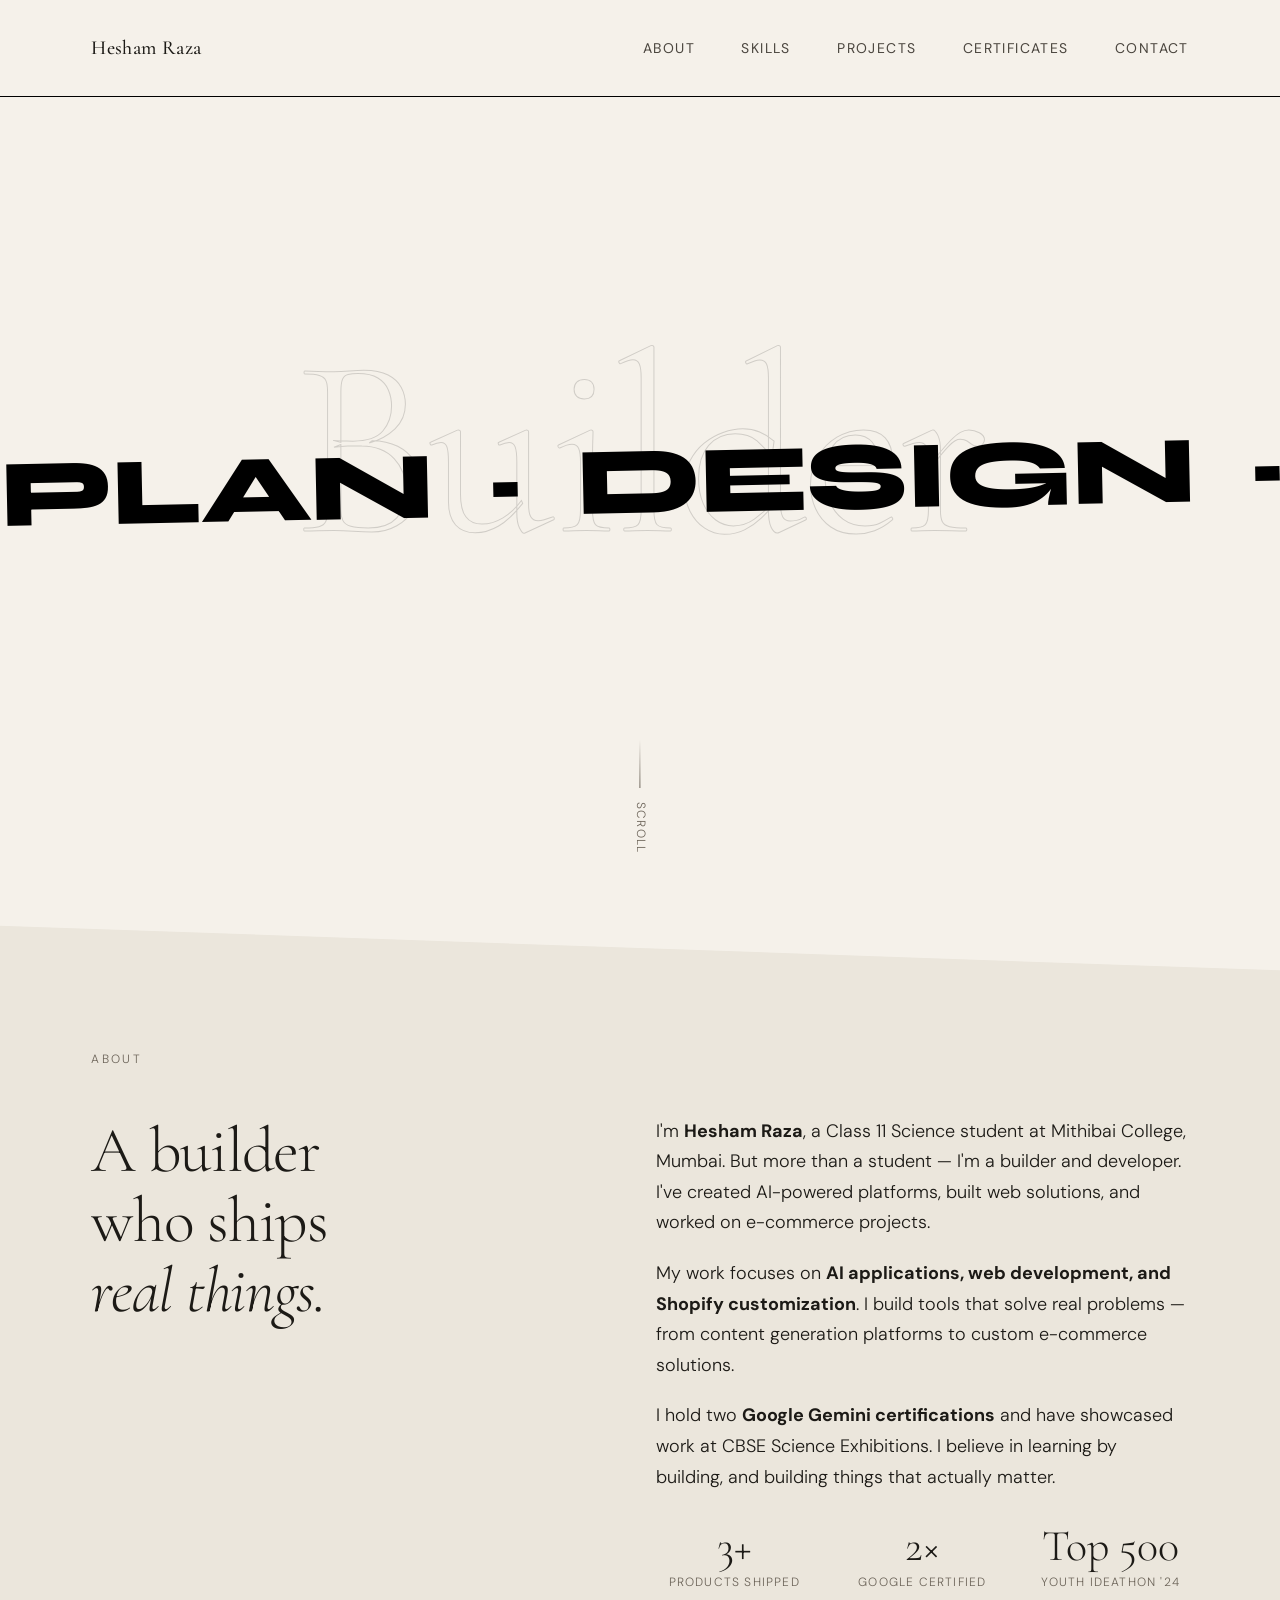
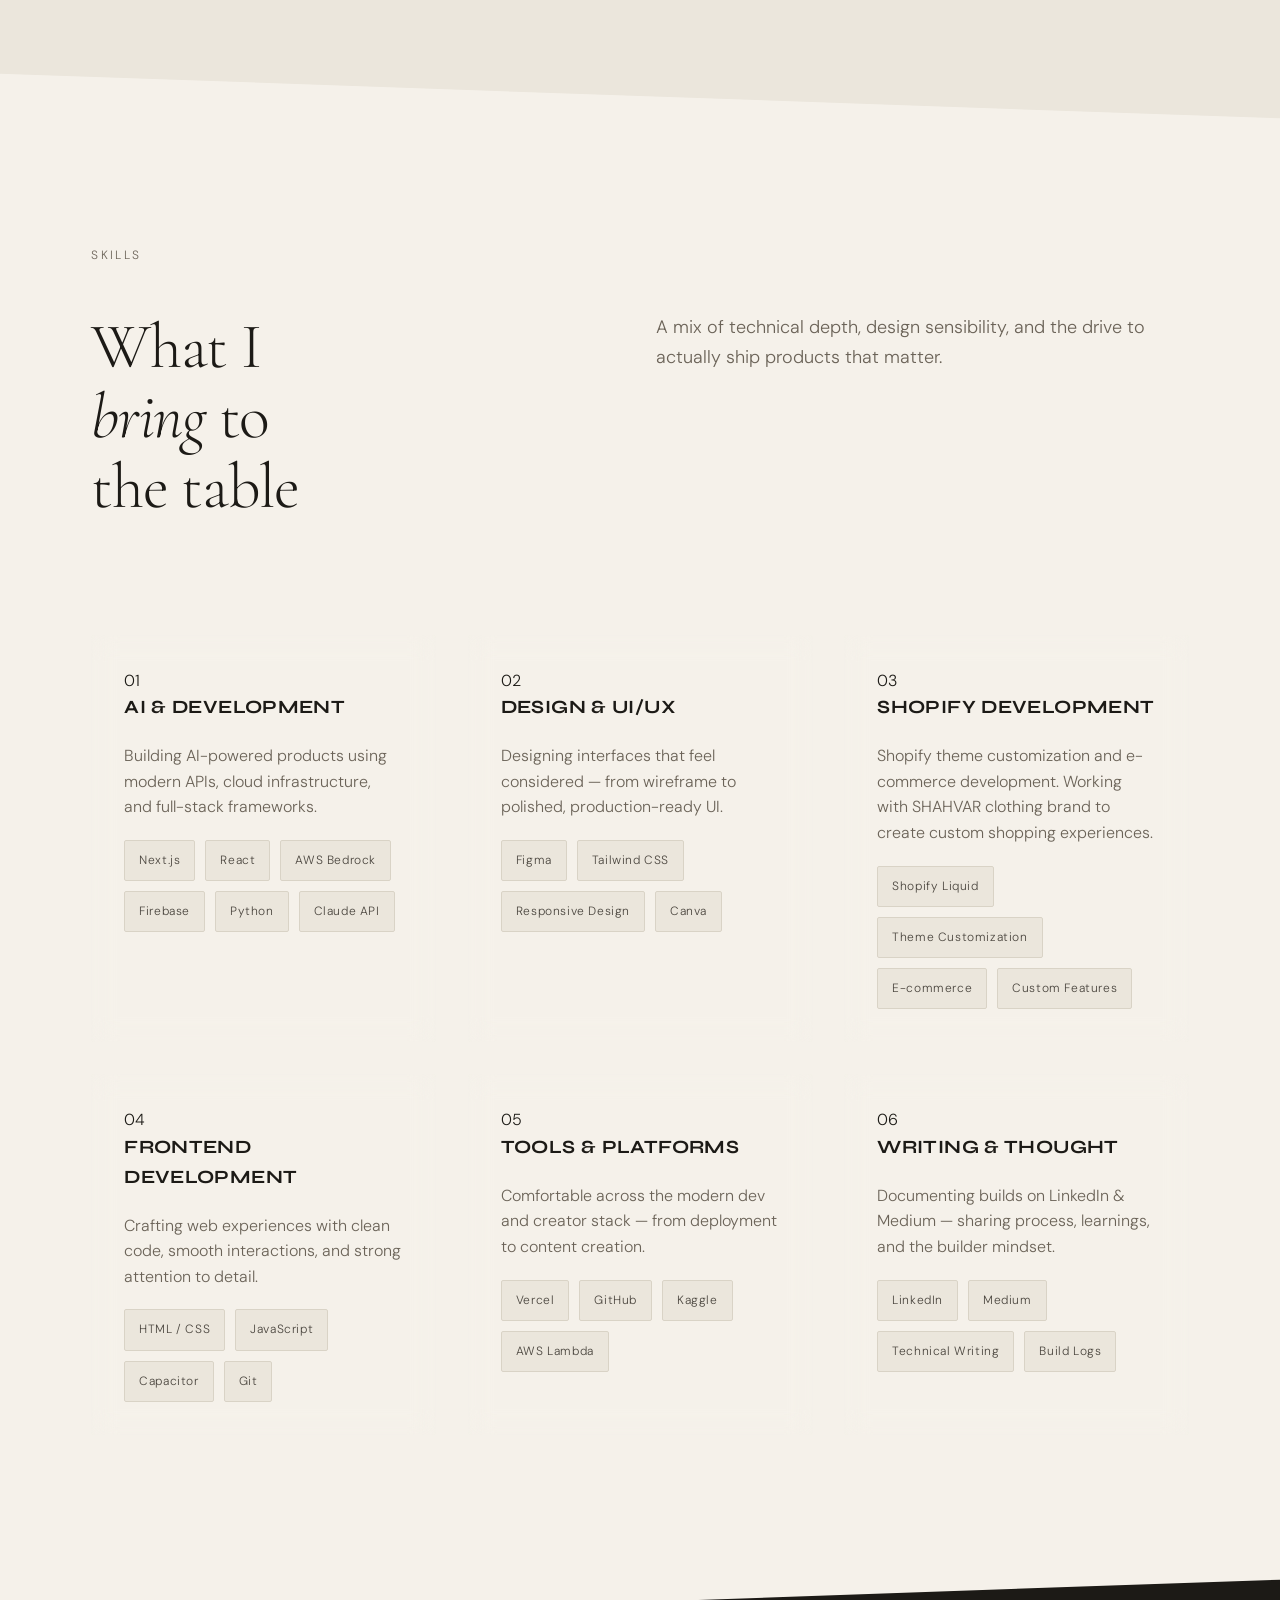
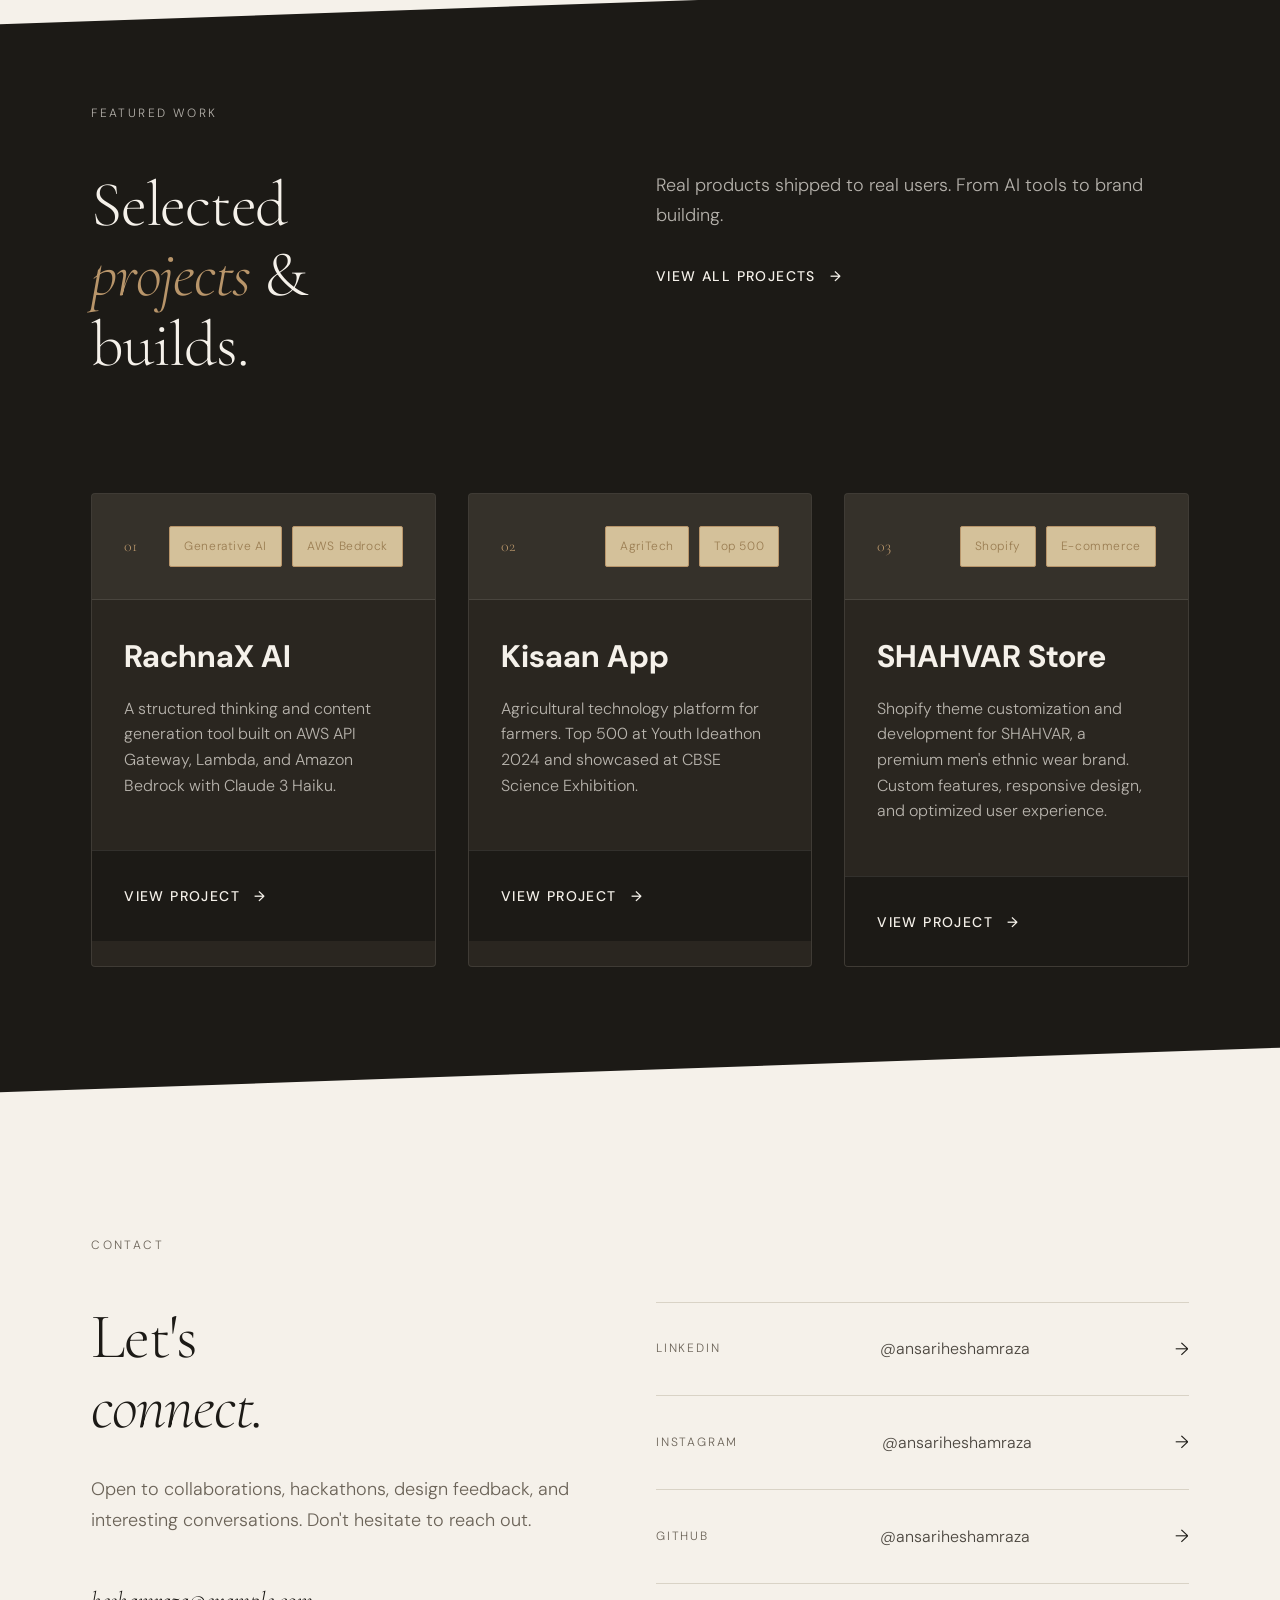
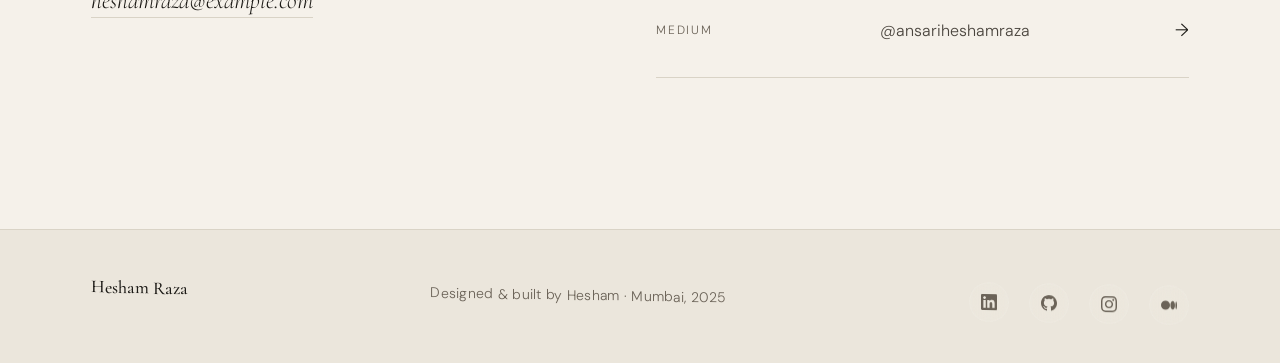
<file: index.html>
<!DOCTYPE html>
<html lang="en">
<head>
  <meta charset="UTF-8">
  <meta name="viewport" content="width=device-width, initial-scale=1.0">
  <title>Hesham Raza — Builder & Founder</title>
  <meta name="description" content="Student, Builder, Founder. Shipping real products using AI, design, and technology.">
  
  <!-- Fonts -->
  <link rel="preconnect" href="https://fonts.googleapis.com">
  <link rel="preconnect" href="https://fonts.gstatic.com" crossorigin>
  <link href="https://fonts.googleapis.com/css2?family=Cormorant+Garamond:ital,wght@0,300;0,400;0,500;0,600;1,300;1,400&family=DM+Sans:opsz,wght@9..40,300;9..40,400;9..40,500&family=Syne:wght@400;500;700;800&display=swap" rel="stylesheet">
  
  <!-- Styles -->
  <link rel="stylesheet" href="css/reset.css">
  <link rel="stylesheet" href="css/variables.css">
  <link rel="stylesheet" href="css/components.css">
  <link rel="stylesheet" href="css/layout.css">
</head>
<body>
  <!-- Navigation -->
  <nav class="nav">
    <div class="container nav__container">
      <a href="/" class="nav__logo">Hesham Raza</a>
      <ul class="nav__menu">
        <li><a href="#about" class="nav__link">About</a></li>
        <li><a href="#skills" class="nav__link">Skills</a></li>
        <li><a href="projects.html" class="nav__link">Projects</a></li>
        <li><a href="certificates.html" class="nav__link">Certificates</a></li>
        <li><a href="#contact" class="nav__link">Contact</a></li>
      </ul>
      <button class="nav__toggle">
        <span></span>
        <span></span>
        <span></span>
      </button>
    </div>
  </nav>

  <!-- Hero Section -->
  <section class="hero">
    <div class="hero__bg-text">Builder</div>
    
    <div class="hero__marquee-wrap">
      <div class="hero__marquee">
        <span>Plan &nbsp;·&nbsp; Design &nbsp;·&nbsp; Build &nbsp;·&nbsp; Ship &nbsp;·&nbsp; Plan &nbsp;·&nbsp; Design &nbsp;·&nbsp; Build &nbsp;·&nbsp; Ship &nbsp;·&nbsp;</span>
        <span>Plan &nbsp;·&nbsp; Design &nbsp;·&nbsp; Build &nbsp;·&nbsp; Ship &nbsp;·&nbsp; Plan &nbsp;·&nbsp; Design &nbsp;·&nbsp; Build &nbsp;·&nbsp; Ship &nbsp;·&nbsp;</span>
      </div>
    </div>

    <div class="container">
      <div class="hero__content">
        <div class="hero__visual">
          <!--<div class="hero__visual-grid">
            <div class="visual-card visual-card--1">
              <div class="visual-card__icon">⚡</div>
              <span>AI Tools</span>
            </div>
            <div class="visual-card visual-card--2">
              <div class="visual-card__icon">🎨</div>
              <span>Design</span>
            </div>
            <div class="visual-card visual-card--3">
              <div class="visual-card__icon">💻</div>
              <span>Development</span>
            </div>
            <div class="visual-card visual-card--4">
              <div class="visual-card__icon">🚀</div>
              <span>Deployment</span>
            </div> -->
          </div>
        </div>
      </div>
    </div>
    <div class="hero__scroll">
      <div class="hero__scroll-line"></div>
      <span class="hero__scroll-text">Scroll</span>
    </div>
  </section>
  <!-- About Section -->
  <section id="about" class="section section--accent">
    <div class="container">
      <div class="section-label">About</div>
      <div class="grid grid--2">
        <div>
          <h2 class="heading-display heading-lg fade-up">
            A builder<br>who ships<br><span class="text-italic">real things.</span>
          </h2>
        </div>
        <div class="fade-up fade-up--delay-1">
          <div class="text-lg" style="margin-bottom: var(--space-lg);">
            <p style="margin-bottom: var(--space-md);">
              I'm <strong>Hesham Raza</strong>, a Class 11 Science student at Mithibai College, Mumbai. But more than a student — I'm a builder and developer. I've created AI-powered platforms, built web solutions, and worked on e-commerce projects.
            </p>
            <p style="margin-bottom: var(--space-md);">
              My work focuses on <strong>AI applications, web development, and Shopify customization</strong>. I build tools that solve real problems — from content generation platforms to custom e-commerce solutions.
            </p>
            <p>
              I hold two <strong>Google Gemini certifications</strong> and have showcased work at CBSE Science Exhibitions. I believe in learning by building, and building things that actually matter.
            </p>
          </div>
          
          <div class="grid grid--3 stats-grid">
            <div class="stat fade-up">
              <span class="stat__number">3+</span>
              <span class="stat__label">Products Shipped</span>
            </div>
            <div class="stat fade-up fade-up--delay-1">
              <span class="stat__number">2×</span>
              <span class="stat__label">Google Certified</span>
            </div>
            <div class="stat fade-up fade-up--delay-2">
              <span class="stat__number">Top 500</span>
              <span class="stat__label">Youth Ideathon '24</span>
            </div>
          </div>
        </div>
      </div>
    </div>
  </section>

  <!-- Skills Section -->
  <section id="skills" class="section">
    <div class="container">
      <div class="section-label">Skills</div>
      <div class="grid grid--2" style="margin-bottom: var(--space-3xl);">
        <div>
          <h2 class="heading-display heading-lg fade-up">
            What I<br><span class="text-italic">bring</span> to<br>the table
          </h2>
        </div>
        <div class="fade-up fade-up--delay-1">
          <p class="text-lg text-muted">
            A mix of technical depth, design sensibility, and the drive to actually ship products that matter.
          </p>
        </div>
      </div>
      <div class="grid grid--auto">
        <article class="card skill-card fade-up">
          <div class="card__body">
            <div class="skill-card__number">01</div>
            <h3 class="heading-accent">AI & Development</h3>
            <p class="text-muted" style="margin: var(--space-md) 0;">
              Building AI-powered products using modern APIs, cloud infrastructure, and full-stack frameworks.
            </p>
            <div class="tags">
              <span class="tag">Next.js</span>
              <span class="tag">React</span>
              <span class="tag">AWS Bedrock</span>
              <span class="tag">Firebase</span>
              <span class="tag">Python</span>
              <span class="tag">Claude API</span>
            </div>
          </div>
        </article>

        <article class="card skill-card fade-up fade-up--delay-1">
          <div class="card__body">
            <div class="skill-card__number">02</div>
            <h3 class="heading-accent">Design & UI/UX</h3>
            <p class="text-muted" style="margin: var(--space-md) 0;">
              Designing interfaces that feel considered — from wireframe to polished, production-ready UI.
            </p>
            <div class="tags">
              <span class="tag">Figma</span>
              <span class="tag">Tailwind CSS</span>
              <span class="tag">Responsive Design</span>
              <span class="tag">Canva</span>
            </div>
          </div>
        </article>

        <article class="card skill-card fade-up fade-up--delay-2">
          <div class="card__body">
            <div class="skill-card__number">03</div>
            <h3 class="heading-accent">Shopify Development</h3>
            <p class="text-muted" style="margin: var(--space-md) 0;">
              Shopify theme customization and e-commerce development. Working with SHAHVAR clothing brand to create custom shopping experiences.
            </p>
            <div class="tags">
              <span class="tag">Shopify Liquid</span>
              <span class="tag">Theme Customization</span>
              <span class="tag">E-commerce</span>
              <span class="tag">Custom Features</span>
            </div>
          </div>
        </article>

        <article class="card skill-card fade-up">
          <div class="card__body">
            <div class="skill-card__number">04</div>
            <h3 class="heading-accent">Frontend Development</h3>
            <p class="text-muted" style="margin: var(--space-md) 0;">
              Crafting web experiences with clean code, smooth interactions, and strong attention to detail.
            </p>
            <div class="tags">
              <span class="tag">HTML / CSS</span>
              <span class="tag">JavaScript</span>
              <span class="tag">Capacitor</span>
              <span class="tag">Git</span>
            </div>
          </div>
        </article>
        <article class="card skill-card fade-up fade-up--delay-1">
          <div class="card__body">
            <div class="skill-card__number">05</div>
            <h3 class="heading-accent">Tools & Platforms</h3>
            <p class="text-muted" style="margin: var(--space-md) 0;">
              Comfortable across the modern dev and creator stack — from deployment to content creation.
            </p>
            <div class="tags">
              <span class="tag">Vercel</span>
              <span class="tag">GitHub</span>
              <span class="tag">Kaggle</span>
              <span class="tag">AWS Lambda</span>
            </div>
          </div>
        </article>

        <article class="card skill-card fade-up fade-up--delay-2">
          <div class="card__body">
            <div class="skill-card__number">06</div>
            <h3 class="heading-accent">Writing & Thought</h3>
            <p class="text-muted" style="margin: var(--space-md) 0;">
              Documenting builds on LinkedIn & Medium — sharing process, learnings, and the builder mindset.
            </p>
            <div class="tags">
              <span class="tag">LinkedIn</span>
              <span class="tag">Medium</span>
              <span class="tag">Technical Writing</span>
              <span class="tag">Build Logs</span>
            </div>
          </div>
        </article>
      </div>
    </div>
  </section>

  <!-- Featured Projects -->
  <section class="section section--dark">
    <div class="container">
      <div class="section-label">Featured Work</div>
      <div class="grid grid--2" style="margin-bottom: var(--space-3xl);">
        <div>
          <h2 class="heading-display heading-lg fade-up">
            Selected<br><span class="text-italic" style="color: var(--accent);">projects</span> &<br>builds.
          </h2>
        </div>
        <div class="fade-up fade-up--delay-1">
          <p class="text-lg" style="color: var(--text-on-dark-muted); margin-bottom: var(--space-lg);">
            Real products shipped to real users. From AI tools to brand building.
          </p>
          <a href="projects.html" class="link--arrow" style="color: var(--text-on-dark);">
            View all projects <span>→</span>
          </a>
        </div>
      </div>
      <div class="grid grid--auto">
        <article class="card fade-up" style="background: var(--bg-dark-secondary); border-color: rgba(245, 241, 234, 0.1);">
          <div class="card__header" style="border-color: rgba(245, 241, 234, 0.1);">
            <div style="display: flex; justify-content: space-between; align-items: center;">
              <span style="font-family: var(--font-display); color: var(--accent);">01</span>
              <div class="tags">
                <span class="tag tag--accent">Generative AI</span>
                <span class="tag tag--accent">AWS Bedrock</span>
              </div>
            </div>
          </div>
          <div class="card__body">
            <h3 class="heading-sm" style="color: var(--text-on-dark); margin-bottom: var(--space-sm);">RachnaX AI</h3>
            <p style="color: var(--text-on-dark-muted); margin-bottom: var(--space-md);">
              A structured thinking and content generation tool built on AWS API Gateway, Lambda, and Amazon Bedrock with Claude 3 Haiku.
            </p>
          </div>
          <div class="card__footer" style="background: var(--bg-dark); border-color: rgba(245, 241, 234, 0.1);">
            <a href="pages/project-rachnax.html" class="link--arrow" style="color: var(--text-on-dark);">
              View Project <span>→</span>
            </a>
          </div>
        </article>

        <article class="card fade-up fade-up--delay-1" style="background: var(--bg-dark-secondary); border-color: rgba(245, 241, 234, 0.1);">
          <div class="card__header" style="border-color: rgba(245, 241, 234, 0.1);">
            <div style="display: flex; justify-content: space-between; align-items: center;">
              <span style="font-family: var(--font-display); color: var(--accent);">02</span>
              <div class="tags">
                <span class="tag tag--accent">AgriTech</span>
                <span class="tag tag--accent">Top 500</span>
              </div>
            </div>
          </div>
          <div class="card__body">
            <h3 class="heading-sm" style="color: var(--text-on-dark); margin-bottom: var(--space-sm);">Kisaan App</h3>
            <p style="color: var(--text-on-dark-muted); margin-bottom: var(--space-md);">
              Agricultural technology platform for farmers. Top 500 at Youth Ideathon 2024 and showcased at CBSE Science Exhibition.
            </p>
          </div>
          <div class="card__footer" style="background: var(--bg-dark); border-color: rgba(245, 241, 234, 0.1);">
            <a href="pages/project-kisaan.html" class="link--arrow" style="color: var(--text-on-dark);">
              View Project <span>→</span>
            </a>
          </div>
        </article>

        <article class="card fade-up fade-up--delay-2" style="background: var(--bg-dark-secondary); border-color: rgba(245, 241, 234, 0.1);">
          <div class="card__header" style="border-color: rgba(245, 241, 234, 0.1);">
            <div style="display: flex; justify-content: space-between; align-items: center;">
              <span style="font-family: var(--font-display); color: var(--accent);">03</span>
              <div class="tags">
                <span class="tag tag--accent">Shopify</span>
                <span class="tag tag--accent">E-commerce</span>
              </div>
            </div>
          </div>
          <div class="card__body">
            <h3 class="heading-sm" style="color: var(--text-on-dark); margin-bottom: var(--space-sm);">SHAHVAR Store</h3>
            <p style="color: var(--text-on-dark-muted); margin-bottom: var(--space-md);">
              Shopify theme customization and development for SHAHVAR, a premium men's ethnic wear brand. Custom features, responsive design, and optimized user experience.
            </p>
          </div>
          <div class="card__footer" style="background: var(--bg-dark); border-color: rgba(245, 241, 234, 0.1);">
            <a href="pages/project-shahvar.html" class="link--arrow" style="color: var(--text-on-dark);">
              View Project <span>→</span>
            </a>
          </div>
        </article>
      </div>
    </div>
  </section>
  <!-- Contact Section -->
  <section id="contact" class="section">
    <div class="container">
      <div class="section-label">Contact</div>
      <div class="grid grid--2">
        <div class="fade-up">
          <h2 class="heading-display heading-lg" style="margin-bottom: var(--space-lg);">
            Let's<br><span class="text-italic">connect.</span>
          </h2>
          <p class="text-lg text-muted" style="margin-bottom: var(--space-xl);">
            Open to collaborations, hackathons, design feedback, and interesting conversations. Don't hesitate to reach out.
          </p>
          <a href="mailto:heshamraza@example.com" class="link" style="font-family: var(--font-display); font-size: var(--text-2xl); font-style: italic;">
            heshamraza@example.com
          </a>
        </div>
        <div class="fade-up fade-up--delay-1">
          <div style="display: flex; flex-direction: column; gap: 0;">
            <a href="https://linkedin.com/in/ansariheshamraza" target="_blank" class="social-link">
              <span class="social-link__platform">LinkedIn</span>
              <span class="social-link__handle">@ansariheshamraza</span>
              <span class="social-link__arrow">→</span>
            </a>
            <a href="https://instagram.com/ansariheshamraza" target="_blank" class="social-link">
              <span class="social-link__platform">Instagram</span>
              <span class="social-link__handle">@ansariheshamraza</span>
              <span class="social-link__arrow">→</span>
            </a>
            <a href="https://github.com/ansariheshamraza" target="_blank" class="social-link">
              <span class="social-link__platform">GitHub</span>
              <span class="social-link__handle">@ansariheshamraza</span>
              <span class="social-link__arrow">→</span>
            </a>
            <a href="https://medium.com/@ansariheshamraza" target="_blank" class="social-link">
              <span class="social-link__platform">Medium</span>
              <span class="social-link__handle">@ansariheshamraza</span>
              <span class="social-link__arrow">→</span>
            </a>
          </div>
        </div>
      </div>
    </div>
  </section>

  <!-- Footer -->
  <footer class="footer">
    <div class="container footer__container">
      <span class="footer__logo">Hesham Raza</span>
      <span class="footer__text">Designed & built by Hesham · Mumbai, 2025</span>
      <div class="footer__socials">
        <a href="https://linkedin.com/in/ansariheshamraza" target="_blank" class="footer__social-link" title="LinkedIn">
          <svg width="16" height="16" viewBox="0 0 24 24" fill="currentColor">
            <path d="M20.447 20.452h-3.554v-5.569c0-1.328-.027-3.037-1.852-3.037-1.853 0-2.136 1.445-2.136 2.939v5.667H9.351V9h3.414v1.561h.046c.477-.9 1.637-1.85 3.37-1.85 3.601 0 4.267 2.37 4.267 5.455v6.286zM5.337 7.433c-1.144 0-2.063-.926-2.063-2.065 0-1.138.92-2.063 2.063-2.063 1.14 0 2.064.925 2.064 2.063 0 1.139-.925 2.065-2.064 2.065zm1.782 13.019H3.555V9h3.564v11.452zM22.225 0H1.771C.792 0 0 .774 0 1.729v20.542C0 23.227.792 24 1.771 24h20.451C23.2 24 24 23.227 24 22.271V1.729C24 .774 23.2 0 22.222 0h.003z"/>
          </svg>
        </a>
        <a href="https://github.com/ansariheshamraza" target="_blank" class="footer__social-link" title="GitHub">
          <svg width="16" height="16" viewBox="0 0 24 24" fill="currentColor">
            <path d="M12 0c-6.626 0-12 5.373-12 12 0 5.302 3.438 9.8 8.207 11.387.599.111.793-.261.793-.577v-2.234c-3.338.726-4.033-1.416-4.033-1.416-.546-1.387-1.333-1.756-1.333-1.756-1.089-.745.083-.729.083-.729 1.205.084 1.839 1.237 1.839 1.237 1.07 1.834 2.807 1.304 3.492.997.107-.775.418-1.305.762-1.604-2.665-.305-5.467-1.334-5.467-5.931 0-1.311.469-2.381 1.236-3.221-.124-.303-.535-1.524.117-3.176 0 0 1.008-.322 3.301 1.23.957-.266 1.983-.399 3.003-.404 1.02.005 2.047.138 3.006.404 2.291-1.552 3.297-1.23 3.297-1.23.653 1.653.242 2.874.118 3.176.77.84 1.235 1.911 1.235 3.221 0 4.609-2.807 5.624-5.479 5.921.43.372.823 1.102.823 2.222v3.293c0 .319.192.694.801.576 4.765-1.589 8.199-6.086 8.199-11.386 0-6.627-5.373-12-12-12z"/>
          </svg>
        </a>
        <a href="https://instagram.com/ansariheshamraza" target="_blank" class="footer__social-link" title="Instagram">
          <svg width="16" height="16" viewBox="0 0 24 24" fill="currentColor">
            <path d="M12 2.163c3.204 0 3.584.012 4.85.07 3.252.148 4.771 1.691 4.919 4.919.058 1.265.069 1.645.069 4.849 0 3.205-.012 3.584-.069 4.849-.149 3.225-1.664 4.771-4.919 4.919-1.266.058-1.644.07-4.85.07-3.204 0-3.584-.012-4.849-.07-3.26-.149-4.771-1.699-4.919-4.92-.058-1.265-.07-1.644-.07-4.849 0-3.204.013-3.583.07-4.849.149-3.227 1.664-4.771 4.919-4.919 1.266-.057 1.645-.069 4.849-.069zm0-2.163c-3.259 0-3.667.014-4.947.072-4.358.2-6.78 2.618-6.98 6.98-.059 1.281-.073 1.689-.073 4.948 0 3.259.014 3.668.072 4.948.2 4.358 2.618 6.78 6.98 6.98 1.281.058 1.689.072 4.948.072 3.259 0 3.668-.014 4.948-.072 4.354-.2 6.782-2.618 6.979-6.98.059-1.28.073-1.689.073-4.948 0-3.259-.014-3.667-.072-4.947-.196-4.354-2.617-6.78-6.979-6.98-1.281-.059-1.69-.073-4.949-.073zm0 5.838c-3.403 0-6.162 2.759-6.162 6.162s2.759 6.163 6.162 6.163 6.162-2.759 6.162-6.163c0-3.403-2.759-6.162-6.162-6.162zm0 10.162c-2.209 0-4-1.79-4-4 0-2.209 1.791-4 4-4s4 1.791 4 4c0 2.21-1.791 4-4 4zm6.406-11.845c-.796 0-1.441.645-1.441 1.44s.645 1.44 1.441 1.44c.795 0 1.439-.645 1.439-1.44s-.644-1.44-1.439-1.44z"/>
          </svg>
        </a>
        <a href="https://medium.com/@ansariheshamraza" target="_blank" class="footer__social-link" title="Medium">
          <svg width="16" height="16" viewBox="0 0 24 24" fill="currentColor">
            <path d="M13.54 12a6.8 6.8 0 01-6.77 6.82A6.8 6.8 0 010 12a6.8 6.8 0 016.77-6.82A6.8 6.8 0 0113.54 12zM20.96 12c0 3.54-1.51 6.42-3.38 6.42-1.87 0-3.39-2.88-3.39-6.42s1.52-6.42 3.39-6.42 3.38 2.88 3.38 6.42M24 12c0 3.17-.53 5.75-1.19 5.75-.66 0-1.19-2.58-1.19-5.75s.53-5.75 1.19-5.75C23.47 6.25 24 8.83 24 12z"/>
          </svg>
        </a>
      </div>
    </div>
  </footer>

  <!-- Scripts -->
  <script src="js/main.js"></script>
  <script src="js/components.js"></script>
</body>
</html>
</file>
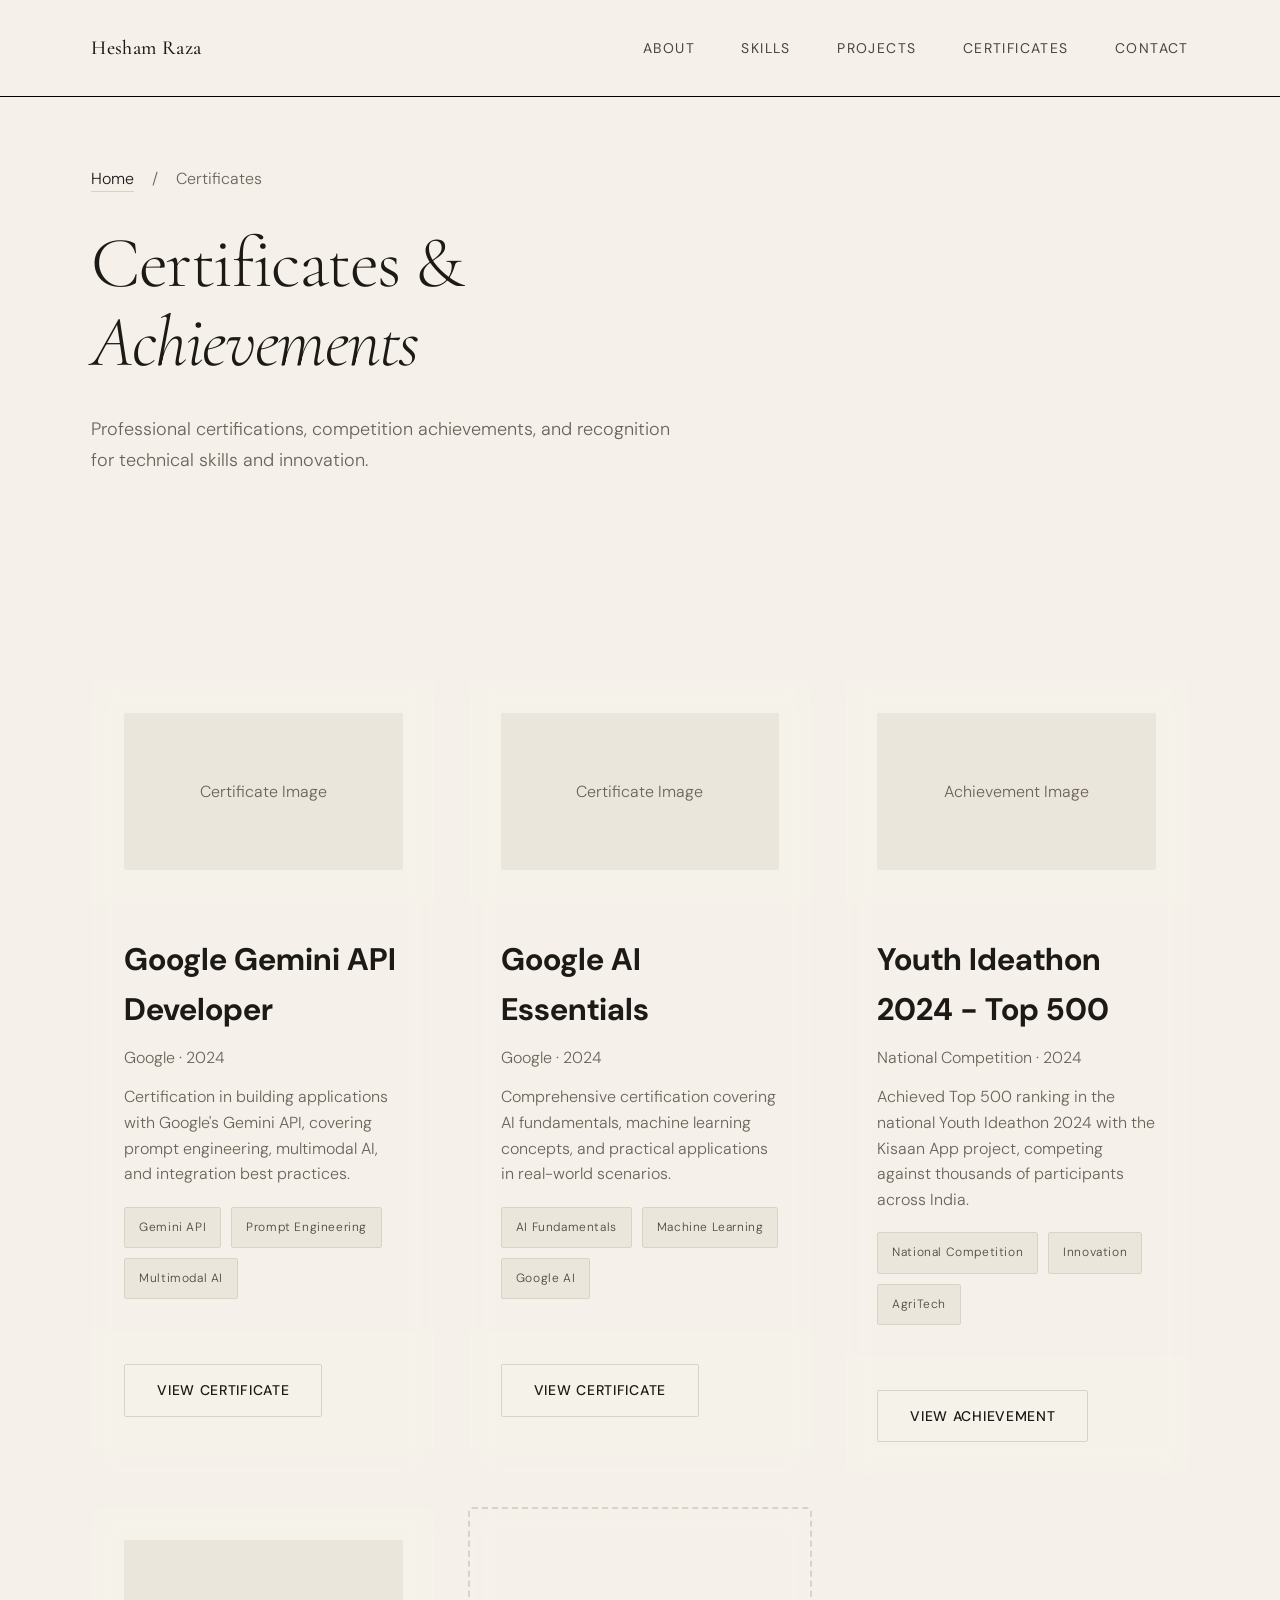
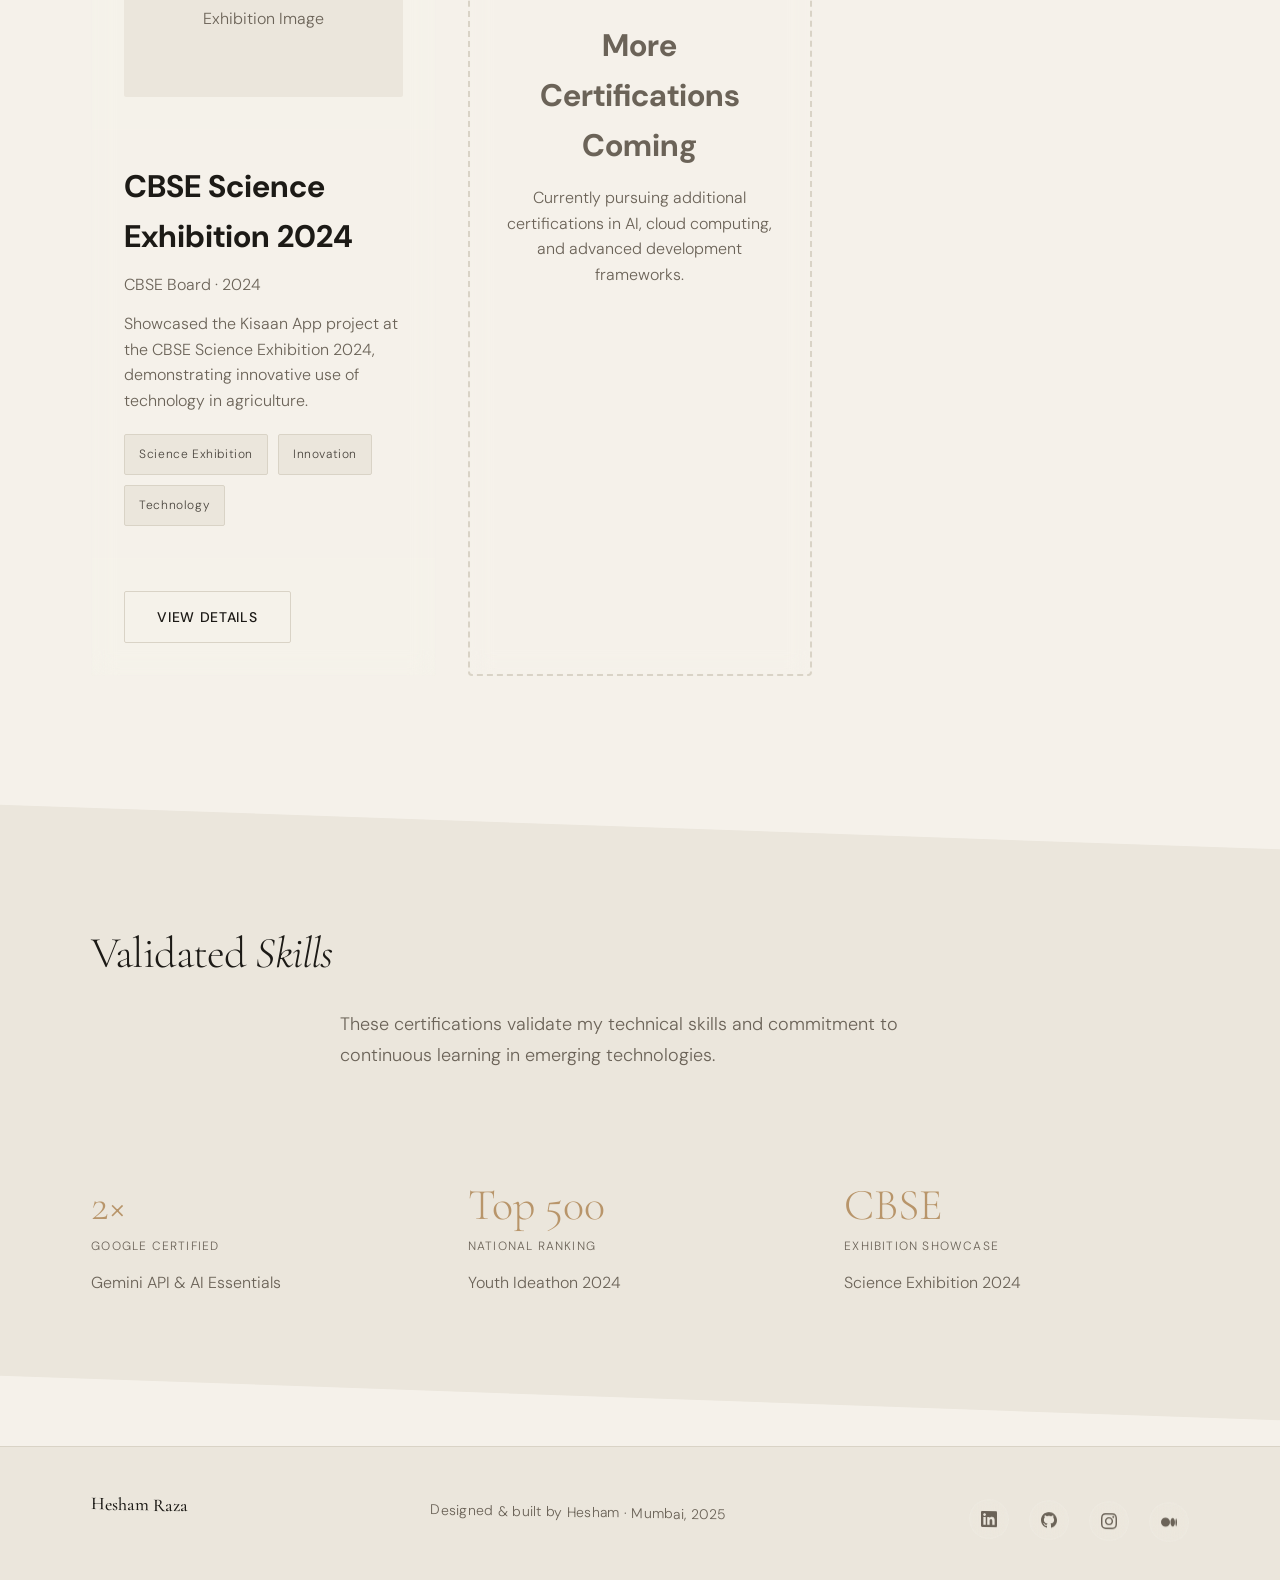
<file: certificates.html>
<!DOCTYPE html>
<html lang="en">
<head>
  <meta charset="UTF-8">
  <meta name="viewport" content="width=device-width, initial-scale=1.0">
  <title>Certificates — Hesham Raza</title>
  <meta name="description" content="Professional certifications and achievements by Hesham Raza.">
  
  <!-- Fonts -->
  <link rel="preconnect" href="https://fonts.googleapis.com">
  <link rel="preconnect" href="https://fonts.gstatic.com" crossorigin>
  <link href="https://fonts.googleapis.com/css2?family=Cormorant+Garamond:ital,wght@0,300;0,400;0,500;0,600;1,300;1,400&family=DM+Sans:opsz,wght@9..40,300;9..40,400;9..40,500&family=Syne:wght@400;500;700;800&display=swap" rel="stylesheet">
  
  <!-- Styles -->
  <link rel="stylesheet" href="css/reset.css">
  <link rel="stylesheet" href="css/variables.css">
  <link rel="stylesheet" href="css/components.css">
  <link rel="stylesheet" href="css/layout.css">
</head>
<body>
  <!-- Navigation -->
  <nav class="nav">
    <div class="container nav__container">
      <a href="/" class="nav__logo">Hesham Raza</a>
      <ul class="nav__menu">
        <li><a href="/#about" class="nav__link">About</a></li>
        <li><a href="/#skills" class="nav__link">Skills</a></li>
        <li><a href="projects.html" class="nav__link">Projects</a></li>
        <li><a href="certificates.html" class="nav__link">Certificates</a></li>
        <li><a href="/#contact" class="nav__link">Contact</a></li>
      </ul>
      <button class="nav__toggle">
        <span></span>
        <span></span>
        <span></span>
      </button>
    </div>
  </nav>

  <!-- Page Header -->
  <header class="page-header section" style="padding-top: calc(var(--section-padding) + 4rem);">
    <div class="container">
      <nav class="breadcrumb fade-up" style="margin-bottom: var(--space-lg);">
        <a href="/" class="link">Home</a>
        <span style="margin: 0 var(--space-sm); color: var(--text-muted);">/</span>
        <span style="color: var(--text-muted);">Certificates</span>
      </nav>
      <h1 class="heading-display heading-xl fade-up" style="margin-bottom: var(--space-lg);">
        Certificates &<br><span class="text-italic">Achievements</span>
      </h1>
      <p class="text-lg text-muted fade-up fade-up--delay-1" style="max-width: 600px;">
        Professional certifications, competition achievements, and recognition for technical skills and innovation.
      </p>
    </div>
  </header>
  <!-- Certificates Grid -->
  <section class="section">
    <div class="container">
      <div class="grid grid--auto">
        <!-- Google Gemini API Certificate -->
        <article class="card fade-up">
          <div class="card__header">
            <div style="aspect-ratio: 16/9; background: var(--bg-secondary); border-radius: var(--radius-sm); display: flex; align-items: center; justify-content: center; color: var(--text-muted);">
              <span>Certificate Image</span>
            </div>
          </div>
          <div class="card__body">
            <h3 class="heading-sm" style="margin-bottom: var(--space-xs);">Google Gemini API Developer</h3>
            <p class="text-sm text-muted" style="margin-bottom: var(--space-sm);">Google · 2024</p>
            <p class="text-muted" style="margin-bottom: var(--space-md);">
              Certification in building applications with Google's Gemini API, covering prompt engineering, multimodal AI, and integration best practices.
            </p>
            <div class="tags">
              <span class="tag">Gemini API</span>
              <span class="tag">Prompt Engineering</span>
              <span class="tag">Multimodal AI</span>
            </div>
          </div>
          <div class="card__footer">
            <a href="pages/certificate-gemini-api.html" class="btn btn--outline">
              View Certificate
            </a>
          </div>
        </article>

        <!-- Google AI Essentials Certificate -->
        <article class="card fade-up fade-up--delay-1">
          <div class="card__header">
            <div style="aspect-ratio: 16/9; background: var(--bg-secondary); border-radius: var(--radius-sm); display: flex; align-items: center; justify-content: center; color: var(--text-muted);">
              <span>Certificate Image</span>
            </div>
          </div>
          <div class="card__body">
            <h3 class="heading-sm" style="margin-bottom: var(--space-xs);">Google AI Essentials</h3>
            <p class="text-sm text-muted" style="margin-bottom: var(--space-sm);">Google · 2024</p>
            <p class="text-muted" style="margin-bottom: var(--space-md);">
              Comprehensive certification covering AI fundamentals, machine learning concepts, and practical applications in real-world scenarios.
            </p>
            <div class="tags">
              <span class="tag">AI Fundamentals</span>
              <span class="tag">Machine Learning</span>
              <span class="tag">Google AI</span>
            </div>
          </div>
          <div class="card__footer">
            <a href="pages/certificate-ai-essentials.html" class="btn btn--outline">
              View Certificate
            </a>
          </div>
        </article>

        <!-- Youth Ideathon Achievement -->
        <article class="card fade-up fade-up--delay-2">
          <div class="card__header">
            <div style="aspect-ratio: 16/9; background: var(--bg-secondary); border-radius: var(--radius-sm); display: flex; align-items: center; justify-content: center; color: var(--text-muted);">
              <span>Achievement Image</span>
            </div>
          </div>
          <div class="card__body">
            <h3 class="heading-sm" style="margin-bottom: var(--space-xs);">Youth Ideathon 2024 - Top 500</h3>
            <p class="text-sm text-muted" style="margin-bottom: var(--space-sm);">National Competition · 2024</p>
            <p class="text-muted" style="margin-bottom: var(--space-md);">
              Achieved Top 500 ranking in the national Youth Ideathon 2024 with the Kisaan App project, competing against thousands of participants across India.
            </p>
            <div class="tags">
              <span class="tag">National Competition</span>
              <span class="tag">Innovation</span>
              <span class="tag">AgriTech</span>
            </div>
          </div>
          <div class="card__footer">
            <a href="pages/certificate-youth-ideathon.html" class="btn btn--outline">
              View Achievement
            </a>
          </div>
        </article>

        <!-- CBSE Science Exhibition -->
        <article class="card fade-up">
          <div class="card__header">
            <div style="aspect-ratio: 16/9; background: var(--bg-secondary); border-radius: var(--radius-sm); display: flex; align-items: center; justify-content: center; color: var(--text-muted);">
              <span>Exhibition Image</span>
            </div>
          </div>
          <div class="card__body">
            <h3 class="heading-sm" style="margin-bottom: var(--space-xs);">CBSE Science Exhibition 2024</h3>
            <p class="text-sm text-muted" style="margin-bottom: var(--space-sm);">CBSE Board · 2024</p>
            <p class="text-muted" style="margin-bottom: var(--space-md);">
              Showcased the Kisaan App project at the CBSE Science Exhibition 2024, demonstrating innovative use of technology in agriculture.
            </p>
            <div class="tags">
              <span class="tag">Science Exhibition</span>
              <span class="tag">Innovation</span>
              <span class="tag">Technology</span>
            </div>
          </div>
          <div class="card__footer">
            <a href="pages/certificate-cbse-exhibition.html" class="btn btn--outline">
              View Details
            </a>
          </div>
        </article>
        <!-- Placeholder for Future Certificates -->
        <article class="card fade-up fade-up--delay-1" style="border: 2px dashed var(--border); background: transparent;">
          <div class="card__body" style="text-align: center; padding: var(--space-3xl) var(--space-lg);">
            <h3 class="heading-sm text-muted" style="margin-bottom: var(--space-sm);">More Certifications Coming</h3>
            <p class="text-muted">
              Currently pursuing additional certifications in AI, cloud computing, and advanced development frameworks.
            </p>
          </div>
        </article>
      </div>
    </div>
  </section>

  <!-- Skills Validation Section -->
  <section class="section section--accent">
    <div class="container">
      <div class="text-center fade-up" style="margin-bottom: var(--space-3xl);">
        <h2 class="heading-display heading-md" style="margin-bottom: var(--space-lg);">
          Validated <span class="text-italic">Skills</span>
        </h2>
        <p class="text-lg text-muted" style="max-width: 600px; margin: 0 auto;">
          These certifications validate my technical skills and commitment to continuous learning in emerging technologies.
        </p>
      </div>

      <div class="grid grid--3">
        <div class="text-center fade-up">
          <div class="stat__number" style="color: var(--accent);">2×</div>
          <div class="stat__label">Google Certified</div>
          <p class="text-sm text-muted" style="margin-top: var(--space-sm);">
            Gemini API & AI Essentials
          </p>
        </div>
        <div class="text-center fade-up fade-up--delay-1">
          <div class="stat__number" style="color: var(--accent);">Top 500</div>
          <div class="stat__label">National Ranking</div>
          <p class="text-sm text-muted" style="margin-top: var(--space-sm);">
            Youth Ideathon 2024
          </p>
        </div>
        <div class="text-center fade-up fade-up--delay-2">
          <div class="stat__number" style="color: var(--accent);">CBSE</div>
          <div class="stat__label">Exhibition Showcase</div>
          <p class="text-sm text-muted" style="margin-top: var(--space-sm);">
            Science Exhibition 2024
          </p>
        </div>
      </div>
    </div>
  </section>

  <!-- Footer -->
  <footer class="footer">
    <div class="container footer__container">
      <span class="footer__logo">Hesham Raza</span>
      <span class="footer__text">Designed & built by Hesham · Mumbai, 2025</span>
      <div class="footer__socials">
        <a href="https://linkedin.com/in/ansariheshamraza" target="_blank" class="footer__social-link" title="LinkedIn">
          <svg width="16" height="16" viewBox="0 0 24 24" fill="currentColor">
            <path d="M20.447 20.452h-3.554v-5.569c0-1.328-.027-3.037-1.852-3.037-1.853 0-2.136 1.445-2.136 2.939v5.667H9.351V9h3.414v1.561h.046c.477-.9 1.637-1.85 3.37-1.85 3.601 0 4.267 2.37 4.267 5.455v6.286zM5.337 7.433c-1.144 0-2.063-.926-2.063-2.065 0-1.138.92-2.063 2.063-2.063 1.14 0 2.064.925 2.064 2.063 0 1.139-.925 2.065-2.064 2.065zm1.782 13.019H3.555V9h3.564v11.452zM22.225 0H1.771C.792 0 0 .774 0 1.729v20.542C0 23.227.792 24 1.771 24h20.451C23.2 24 24 23.227 24 22.271V1.729C24 .774 23.2 0 22.222 0h.003z"/>
          </svg>
        </a>
        <a href="https://github.com/ansariheshamraza" target="_blank" class="footer__social-link" title="GitHub">
          <svg width="16" height="16" viewBox="0 0 24 24" fill="currentColor">
            <path d="M12 0c-6.626 0-12 5.373-12 12 0 5.302 3.438 9.8 8.207 11.387.599.111.793-.261.793-.577v-2.234c-3.338.726-4.033-1.416-4.033-1.416-.546-1.387-1.333-1.756-1.333-1.756-1.089-.745.083-.729.083-.729 1.205.084 1.839 1.237 1.839 1.237 1.07 1.834 2.807 1.304 3.492.997.107-.775.418-1.305.762-1.604-2.665-.305-5.467-1.334-5.467-5.931 0-1.311.469-2.381 1.236-3.221-.124-.303-.535-1.524.117-3.176 0 0 1.008-.322 3.301 1.23.957-.266 1.983-.399 3.003-.404 1.02.005 2.047.138 3.006.404 2.291-1.552 3.297-1.23 3.297-1.23.653 1.653.242 2.874.118 3.176.77.84 1.235 1.911 1.235 3.221 0 4.609-2.807 5.624-5.479 5.921.43.372.823 1.102.823 2.222v3.293c0 .319.192.694.801.576 4.765-1.589 8.199-6.086 8.199-11.386 0-6.627-5.373-12-12-12z"/>
          </svg>
        </a>
        <a href="https://instagram.com/ansariheshamraza" target="_blank" class="footer__social-link" title="Instagram">
          <svg width="16" height="16" viewBox="0 0 24 24" fill="currentColor">
            <path d="M12 2.163c3.204 0 3.584.012 4.85.07 3.252.148 4.771 1.691 4.919 4.919.058 1.265.069 1.645.069 4.849 0 3.205-.012 3.584-.069 4.849-.149 3.225-1.664 4.771-4.919 4.919-1.266.058-1.644.07-4.85.07-3.204 0-3.584-.012-4.849-.07-3.26-.149-4.771-1.699-4.919-4.92-.058-1.265-.07-1.644-.07-4.849 0-3.204.013-3.583.07-4.849.149-3.227 1.664-4.771 4.919-4.919 1.266-.057 1.645-.069 4.849-.069zm0-2.163c-3.259 0-3.667.014-4.947.072-4.358.2-6.78 2.618-6.98 6.98-.059 1.281-.073 1.689-.073 4.948 0 3.259.014 3.668.072 4.948.2 4.358 2.618 6.78 6.98 6.98 1.281.058 1.689.072 4.948.072 3.259 0 3.668-.014 4.948-.072 4.354-.2 6.782-2.618 6.979-6.98.059-1.28.073-1.689.073-4.948 0-3.259-.014-3.667-.072-4.947-.196-4.354-2.617-6.78-6.979-6.98-1.281-.059-1.69-.073-4.949-.073zm0 5.838c-3.403 0-6.162 2.759-6.162 6.162s2.759 6.163 6.162 6.163 6.162-2.759 6.162-6.163c0-3.403-2.759-6.162-6.162-6.162zm0 10.162c-2.209 0-4-1.79-4-4 0-2.209 1.791-4 4-4s4 1.791 4 4c0 2.21-1.791 4-4 4zm6.406-11.845c-.796 0-1.441.645-1.441 1.44s.645 1.44 1.441 1.44c.795 0 1.439-.645 1.439-1.44s-.644-1.44-1.439-1.44z"/>
          </svg>
        </a>
        <a href="https://medium.com/@ansariheshamraza" target="_blank" class="footer__social-link" title="Medium">
          <svg width="16" height="16" viewBox="0 0 24 24" fill="currentColor">
            <path d="M13.54 12a6.8 6.8 0 01-6.77 6.82A6.8 6.8 0 010 12a6.8 6.8 0 016.77-6.82A6.8 6.8 0 0113.54 12zM20.96 12c0 3.54-1.51 6.42-3.38 6.42-1.87 0-3.39-2.88-3.39-6.42s1.52-6.42 3.39-6.42 3.38 2.88 3.38 6.42M24 12c0 3.17-.53 5.75-1.19 5.75-.66 0-1.19-2.58-1.19-5.75s.53-5.75 1.19-5.75C23.47 6.25 24 8.83 24 12z"/>
          </svg>
        </a>
      </div>
    </div>
  </footer>

  <!-- Scripts -->
  <script src="js/main.js"></script>
  <script src="js/components.js"></script>
</body>
</html>
</file>
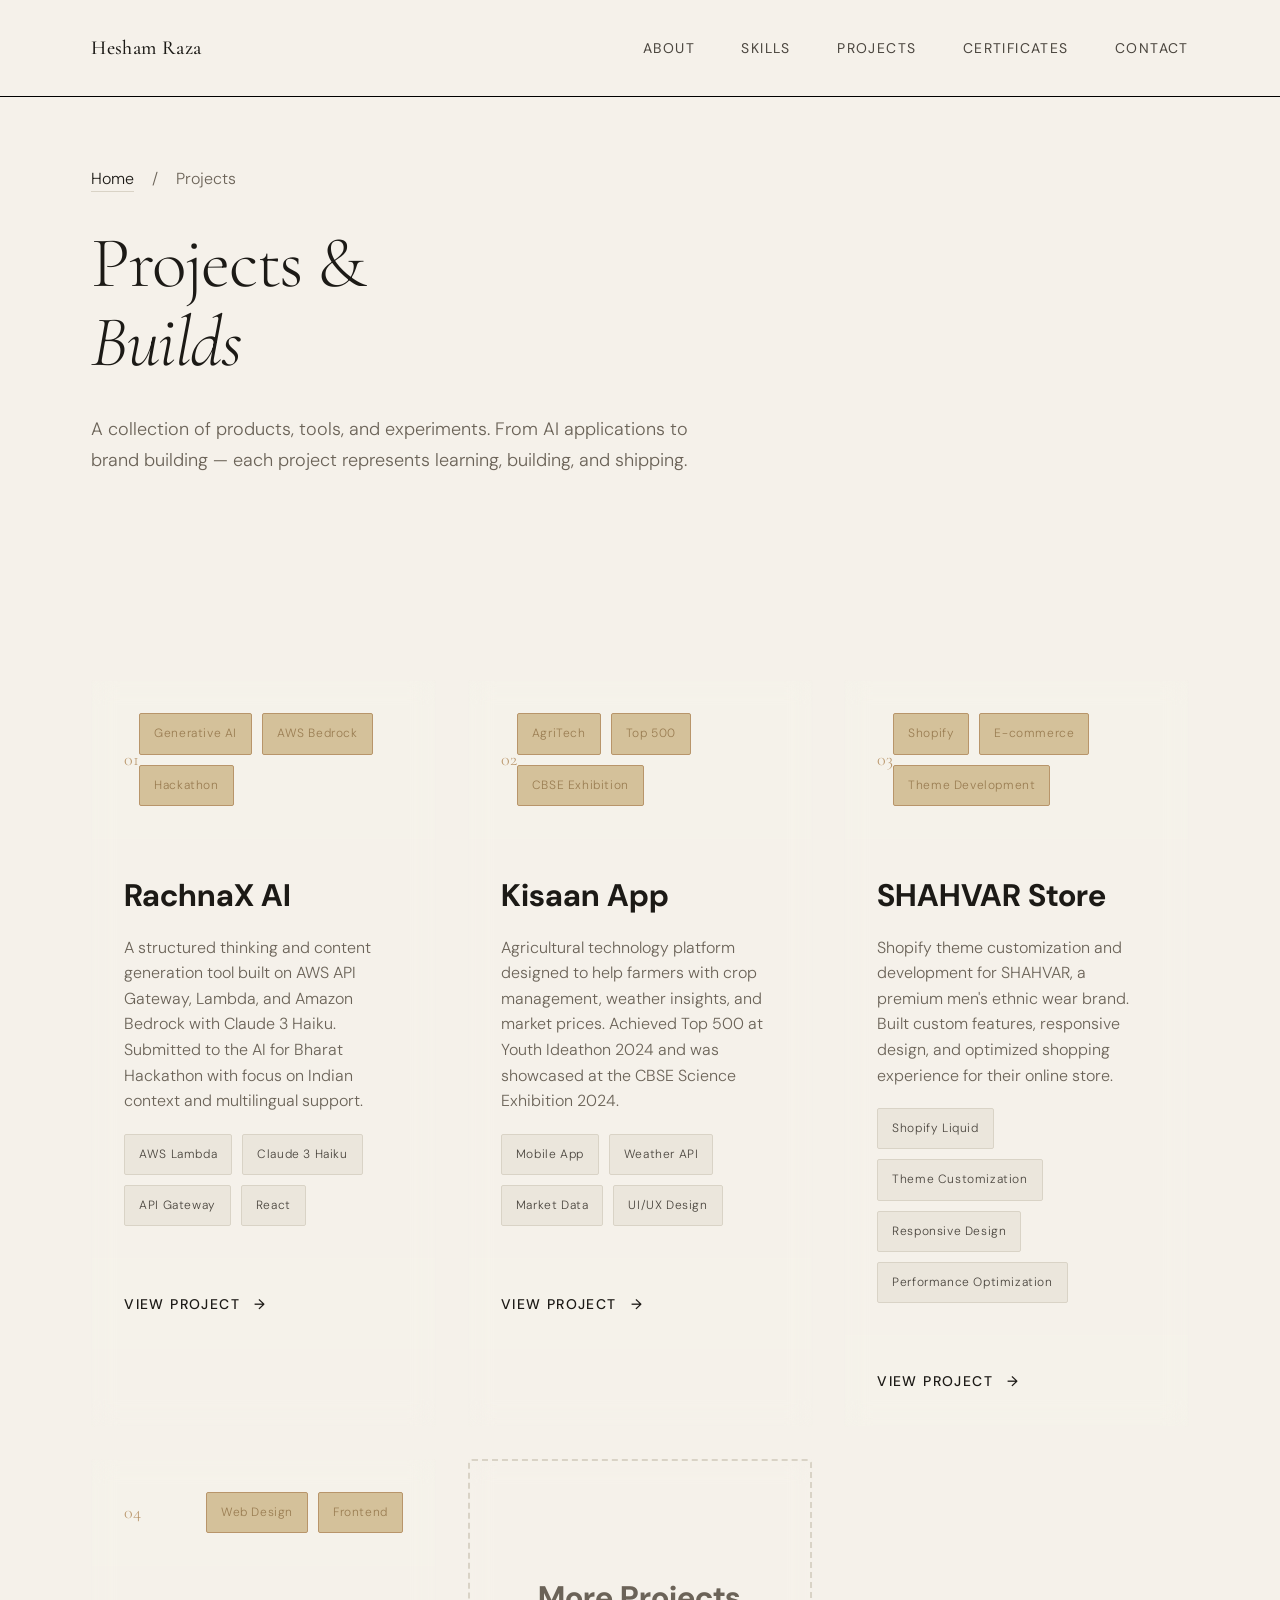
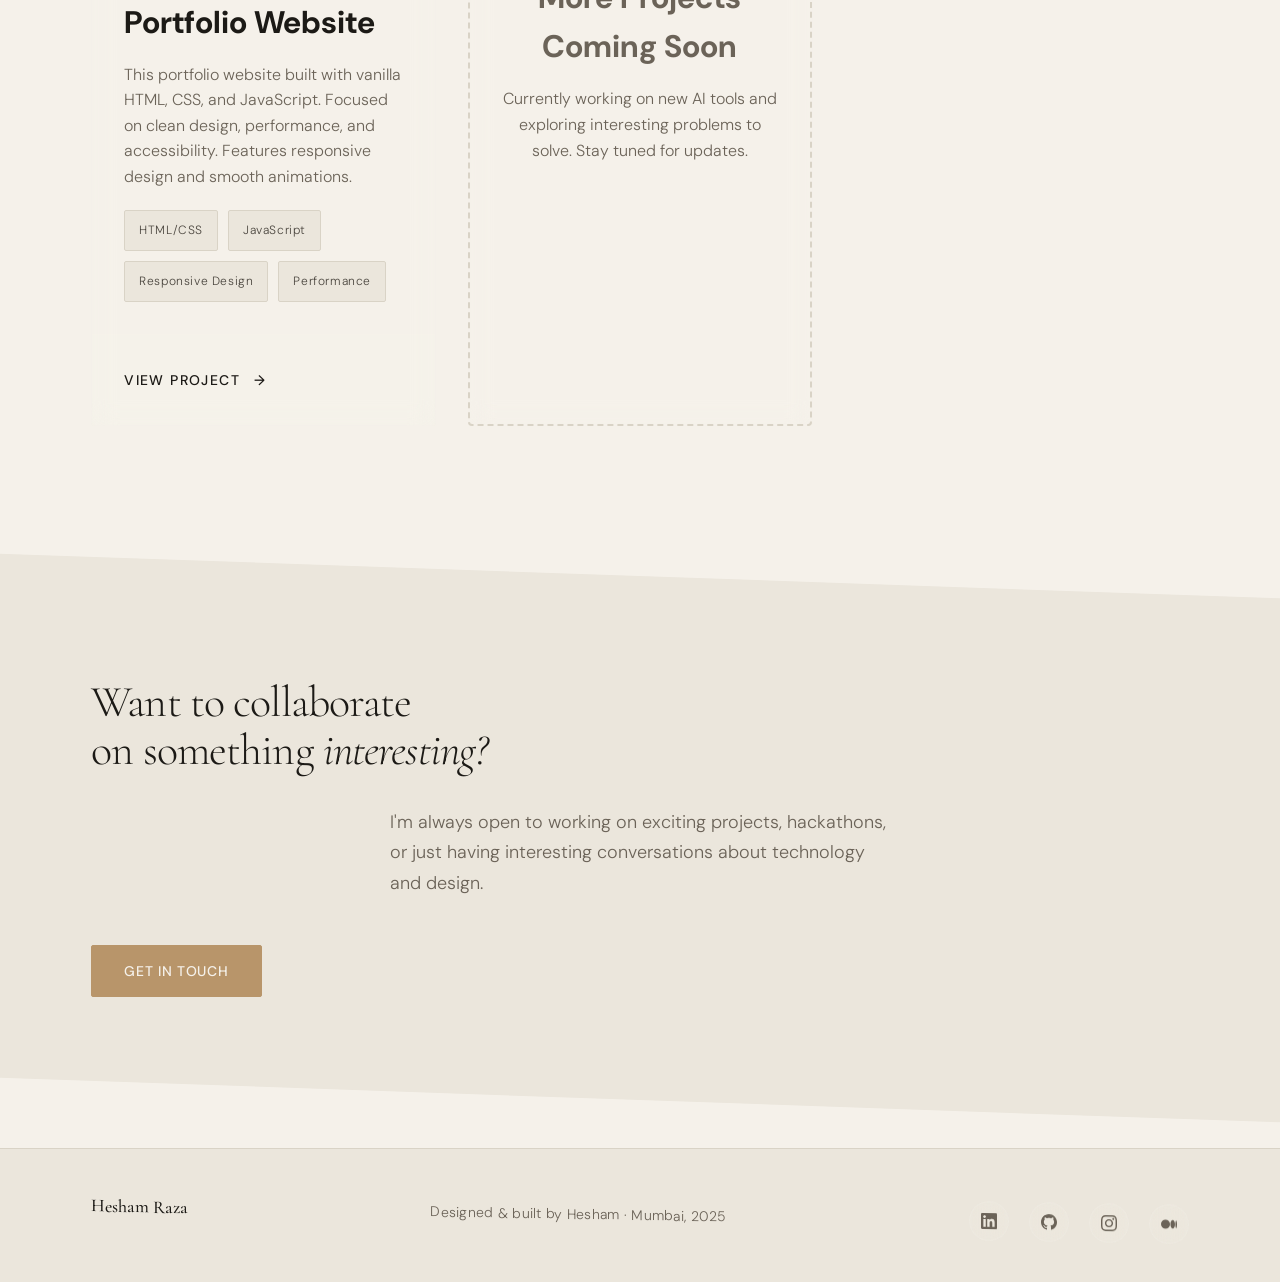
<file: projects.html>
<!DOCTYPE html>
<html lang="en">
<head>
  <meta charset="UTF-8">
  <meta name="viewport" content="width=device-width, initial-scale=1.0">
  <title>Projects — Hesham Raza</title>
  <meta name="description" content="A collection of projects, products, and builds by Hesham Raza.">
  
  <!-- Fonts -->
  <link rel="preconnect" href="https://fonts.googleapis.com">
  <link rel="preconnect" href="https://fonts.gstatic.com" crossorigin>
  <link href="https://fonts.googleapis.com/css2?family=Cormorant+Garamond:ital,wght@0,300;0,400;0,500;0,600;1,300;1,400&family=DM+Sans:opsz,wght@9..40,300;9..40,400;9..40,500&family=Syne:wght@400;500;700;800&display=swap" rel="stylesheet">
  
  <!-- Styles -->
  <link rel="stylesheet" href="css/reset.css">
  <link rel="stylesheet" href="css/variables.css">
  <link rel="stylesheet" href="css/components.css">
  <link rel="stylesheet" href="css/layout.css">
</head>
<body>
  <!-- Navigation -->
  <nav class="nav">
    <div class="container nav__container">
      <a href="/" class="nav__logo">Hesham Raza</a>
      <ul class="nav__menu">
        <li><a href="/#about" class="nav__link">About</a></li>
        <li><a href="/#skills" class="nav__link">Skills</a></li>
        <li><a href="projects.html" class="nav__link">Projects</a></li>
        <li><a href="certificates.html" class="nav__link">Certificates</a></li>
        <li><a href="/#contact" class="nav__link">Contact</a></li>
      </ul>
      <button class="nav__toggle">
        <span></span>
        <span></span>
        <span></span>
      </button>
    </div>
  </nav>

  <!-- Page Header -->
  <header class="page-header section" style="padding-top: calc(var(--section-padding) + 4rem);">
    <div class="container">
      <nav class="breadcrumb fade-up" style="margin-bottom: var(--space-lg);">
        <a href="/" class="link">Home</a>
        <span style="margin: 0 var(--space-sm); color: var(--text-muted);">/</span>
        <span style="color: var(--text-muted);">Projects</span>
      </nav>
      <h1 class="heading-display heading-xl fade-up" style="margin-bottom: var(--space-lg);">
        Projects &<br><span class="text-italic">Builds</span>
      </h1>
      <p class="text-lg text-muted fade-up fade-up--delay-1" style="max-width: 600px;">
        A collection of products, tools, and experiments. From AI applications to brand building — each project represents learning, building, and shipping.
      </p>
    </div>
  </header>
  <!-- Projects Grid -->
  <section class="section">
    <div class="container">
      <div class="grid grid--auto">
        <!-- RachnaX AI -->
        <article class="card fade-up">
          <div class="card__header">
            <div style="display: flex; justify-content: space-between; align-items: center;">
              <span style="font-family: var(--font-display); color: var(--accent); font-size: var(--text-lg);">01</span>
              <div class="tags">
                <span class="tag tag--accent">Generative AI</span>
                <span class="tag tag--accent">AWS Bedrock</span>
                <span class="tag tag--accent">Hackathon</span>
              </div>
            </div>
          </div>
          <div class="card__body">
            <h3 class="heading-sm" style="margin-bottom: var(--space-sm);">RachnaX AI</h3>
            <p class="text-muted" style="margin-bottom: var(--space-md);">
              A structured thinking and content generation tool built on AWS API Gateway, Lambda, and Amazon Bedrock with Claude 3 Haiku. Submitted to the AI for Bharat Hackathon with focus on Indian context and multilingual support.
            </p>
            <div class="tags">
              <span class="tag">AWS Lambda</span>
              <span class="tag">Claude 3 Haiku</span>
              <span class="tag">API Gateway</span>
              <span class="tag">React</span>
            </div>
          </div>
          <div class="card__footer">
            <a href="pages/project-rachnax.html" class="link--arrow">
              View Project <span>→</span>
            </a>
          </div>
        </article>

        <!-- Kisaan App -->
        <article class="card fade-up fade-up--delay-1">
          <div class="card__header">
            <div style="display: flex; justify-content: space-between; align-items: center;">
              <span style="font-family: var(--font-display); color: var(--accent); font-size: var(--text-lg);">02</span>
              <div class="tags">
                <span class="tag tag--accent">AgriTech</span>
                <span class="tag tag--accent">Top 500</span>
                <span class="tag tag--accent">CBSE Exhibition</span>
              </div>
            </div>
          </div>
          <div class="card__body">
            <h3 class="heading-sm" style="margin-bottom: var(--space-sm);">Kisaan App</h3>
            <p class="text-muted" style="margin-bottom: var(--space-md);">
              Agricultural technology platform designed to help farmers with crop management, weather insights, and market prices. Achieved Top 500 at Youth Ideathon 2024 and was showcased at the CBSE Science Exhibition 2024.
            </p>
            <div class="tags">
              <span class="tag">Mobile App</span>
              <span class="tag">Weather API</span>
              <span class="tag">Market Data</span>
              <span class="tag">UI/UX Design</span>
            </div>
          </div>
          <div class="card__footer">
            <a href="pages/project-kisaan.html" class="link--arrow">
              View Project <span>→</span>
            </a>
          </div>
        </article>

        <!-- SHAHVAR Store -->
        <article class="card fade-up fade-up--delay-2">
          <div class="card__header">
            <div style="display: flex; justify-content: space-between; align-items: center;">
              <span style="font-family: var(--font-display); color: var(--accent); font-size: var(--text-lg);">03</span>
              <div class="tags">
                <span class="tag tag--accent">Shopify</span>
                <span class="tag tag--accent">E-commerce</span>
                <span class="tag tag--accent">Theme Development</span>
              </div>
            </div>
          </div>
          <div class="card__body">
            <h3 class="heading-sm" style="margin-bottom: var(--space-sm);">SHAHVAR Store</h3>
            <p class="text-muted" style="margin-bottom: var(--space-md);">
              Shopify theme customization and development for SHAHVAR, a premium men's ethnic wear brand. Built custom features, responsive design, and optimized shopping experience for their online store.
            </p>
            <div class="tags">
              <span class="tag">Shopify Liquid</span>
              <span class="tag">Theme Customization</span>
              <span class="tag">Responsive Design</span>
              <span class="tag">Performance Optimization</span>
            </div>
          </div>
          <div class="card__footer">
            <a href="pages/project-shahvar.html" class="link--arrow">
              View Project <span>→</span>
            </a>
          </div>
        </article>
        <!-- Portfolio Website -->
        <article class="card fade-up">
          <div class="card__header">
            <div style="display: flex; justify-content: space-between; align-items: center;">
              <span style="font-family: var(--font-display); color: var(--accent); font-size: var(--text-lg);">04</span>
              <div class="tags">
                <span class="tag tag--accent">Web Design</span>
                <span class="tag tag--accent">Frontend</span>
              </div>
            </div>
          </div>
          <div class="card__body">
            <h3 class="heading-sm" style="margin-bottom: var(--space-sm);">Portfolio Website</h3>
            <p class="text-muted" style="margin-bottom: var(--space-md);">
              This portfolio website built with vanilla HTML, CSS, and JavaScript. Focused on clean design, performance, and accessibility. Features responsive design and smooth animations.
            </p>
            <div class="tags">
              <span class="tag">HTML/CSS</span>
              <span class="tag">JavaScript</span>
              <span class="tag">Responsive Design</span>
              <span class="tag">Performance</span>
            </div>
          </div>
          <div class="card__footer">
            <a href="pages/project-portfolio.html" class="link--arrow">
              View Project <span>→</span>
            </a>
          </div>
        </article>

        <!-- Future Projects Placeholder -->
        <article class="card fade-up fade-up--delay-1" style="border: 2px dashed var(--border); background: transparent;">
          <div class="card__body" style="text-align: center; padding: var(--space-3xl) var(--space-lg);">
            <h3 class="heading-sm text-muted" style="margin-bottom: var(--space-sm);">More Projects Coming Soon</h3>
            <p class="text-muted">
              Currently working on new AI tools and exploring interesting problems to solve. Stay tuned for updates.
            </p>
          </div>
        </article>
      </div>
    </div>
  </section>

  <!-- CTA Section -->
  <section class="section section--accent">
    <div class="container">
      <div class="text-center fade-up">
        <h2 class="heading-display heading-md" style="margin-bottom: var(--space-lg);">
          Want to collaborate<br>on something <span class="text-italic">interesting?</span>
        </h2>
        <p class="text-lg text-muted" style="margin-bottom: var(--space-xl); max-width: 500px; margin-left: auto; margin-right: auto;">
          I'm always open to working on exciting projects, hackathons, or just having interesting conversations about technology and design.
        </p>
        <a href="/#contact" class="btn btn--primary">
          Get in touch
        </a>
      </div>
    </div>
  </section>

  <!-- Footer -->
  <footer class="footer">
    <div class="container footer__container">
      <span class="footer__logo">Hesham Raza</span>
      <span class="footer__text">Designed & built by Hesham · Mumbai, 2025</span>
      <div class="footer__socials">
        <a href="https://linkedin.com/in/ansariheshamraza" target="_blank" class="footer__social-link" title="LinkedIn">
          <svg width="16" height="16" viewBox="0 0 24 24" fill="currentColor">
            <path d="M20.447 20.452h-3.554v-5.569c0-1.328-.027-3.037-1.852-3.037-1.853 0-2.136 1.445-2.136 2.939v5.667H9.351V9h3.414v1.561h.046c.477-.9 1.637-1.85 3.37-1.85 3.601 0 4.267 2.37 4.267 5.455v6.286zM5.337 7.433c-1.144 0-2.063-.926-2.063-2.065 0-1.138.92-2.063 2.063-2.063 1.14 0 2.064.925 2.064 2.063 0 1.139-.925 2.065-2.064 2.065zm1.782 13.019H3.555V9h3.564v11.452zM22.225 0H1.771C.792 0 0 .774 0 1.729v20.542C0 23.227.792 24 1.771 24h20.451C23.2 24 24 23.227 24 22.271V1.729C24 .774 23.2 0 22.222 0h.003z"/>
          </svg>
        </a>
        <a href="https://github.com/ansariheshamraza" target="_blank" class="footer__social-link" title="GitHub">
          <svg width="16" height="16" viewBox="0 0 24 24" fill="currentColor">
            <path d="M12 0c-6.626 0-12 5.373-12 12 0 5.302 3.438 9.8 8.207 11.387.599.111.793-.261.793-.577v-2.234c-3.338.726-4.033-1.416-4.033-1.416-.546-1.387-1.333-1.756-1.333-1.756-1.089-.745.083-.729.083-.729 1.205.084 1.839 1.237 1.839 1.237 1.07 1.834 2.807 1.304 3.492.997.107-.775.418-1.305.762-1.604-2.665-.305-5.467-1.334-5.467-5.931 0-1.311.469-2.381 1.236-3.221-.124-.303-.535-1.524.117-3.176 0 0 1.008-.322 3.301 1.23.957-.266 1.983-.399 3.003-.404 1.02.005 2.047.138 3.006.404 2.291-1.552 3.297-1.23 3.297-1.23.653 1.653.242 2.874.118 3.176.77.84 1.235 1.911 1.235 3.221 0 4.609-2.807 5.624-5.479 5.921.43.372.823 1.102.823 2.222v3.293c0 .319.192.694.801.576 4.765-1.589 8.199-6.086 8.199-11.386 0-6.627-5.373-12-12-12z"/>
          </svg>
        </a>
        <a href="https://instagram.com/ansariheshamraza" target="_blank" class="footer__social-link" title="Instagram">
          <svg width="16" height="16" viewBox="0 0 24 24" fill="currentColor">
            <path d="M12 2.163c3.204 0 3.584.012 4.85.07 3.252.148 4.771 1.691 4.919 4.919.058 1.265.069 1.645.069 4.849 0 3.205-.012 3.584-.069 4.849-.149 3.225-1.664 4.771-4.919 4.919-1.266.058-1.644.07-4.85.07-3.204 0-3.584-.012-4.849-.07-3.26-.149-4.771-1.699-4.919-4.92-.058-1.265-.07-1.644-.07-4.849 0-3.204.013-3.583.07-4.849.149-3.227 1.664-4.771 4.919-4.919 1.266-.057 1.645-.069 4.849-.069zm0-2.163c-3.259 0-3.667.014-4.947.072-4.358.2-6.78 2.618-6.98 6.98-.059 1.281-.073 1.689-.073 4.948 0 3.259.014 3.668.072 4.948.2 4.358 2.618 6.78 6.98 6.98 1.281.058 1.689.072 4.948.072 3.259 0 3.668-.014 4.948-.072 4.354-.2 6.782-2.618 6.979-6.98.059-1.28.073-1.689.073-4.948 0-3.259-.014-3.667-.072-4.947-.196-4.354-2.617-6.78-6.979-6.98-1.281-.059-1.69-.073-4.949-.073zm0 5.838c-3.403 0-6.162 2.759-6.162 6.162s2.759 6.163 6.162 6.163 6.162-2.759 6.162-6.163c0-3.403-2.759-6.162-6.162-6.162zm0 10.162c-2.209 0-4-1.79-4-4 0-2.209 1.791-4 4-4s4 1.791 4 4c0 2.21-1.791 4-4 4zm6.406-11.845c-.796 0-1.441.645-1.441 1.44s.645 1.44 1.441 1.44c.795 0 1.439-.645 1.439-1.44s-.644-1.44-1.439-1.44z"/>
          </svg>
        </a>
        <a href="https://medium.com/@ansariheshamraza" target="_blank" class="footer__social-link" title="Medium">
          <svg width="16" height="16" viewBox="0 0 24 24" fill="currentColor">
            <path d="M13.54 12a6.8 6.8 0 01-6.77 6.82A6.8 6.8 0 010 12a6.8 6.8 0 016.77-6.82A6.8 6.8 0 0113.54 12zM20.96 12c0 3.54-1.51 6.42-3.38 6.42-1.87 0-3.39-2.88-3.39-6.42s1.52-6.42 3.39-6.42 3.38 2.88 3.38 6.42M24 12c0 3.17-.53 5.75-1.19 5.75-.66 0-1.19-2.58-1.19-5.75s.53-5.75 1.19-5.75C23.47 6.25 24 8.83 24 12z"/>
          </svg>
        </a>
      </div>
    </div>
  </footer>

  <!-- Scripts -->
  <script src="js/main.js"></script>
  <script src="js/components.js"></script>
</body>
</html>
</file>
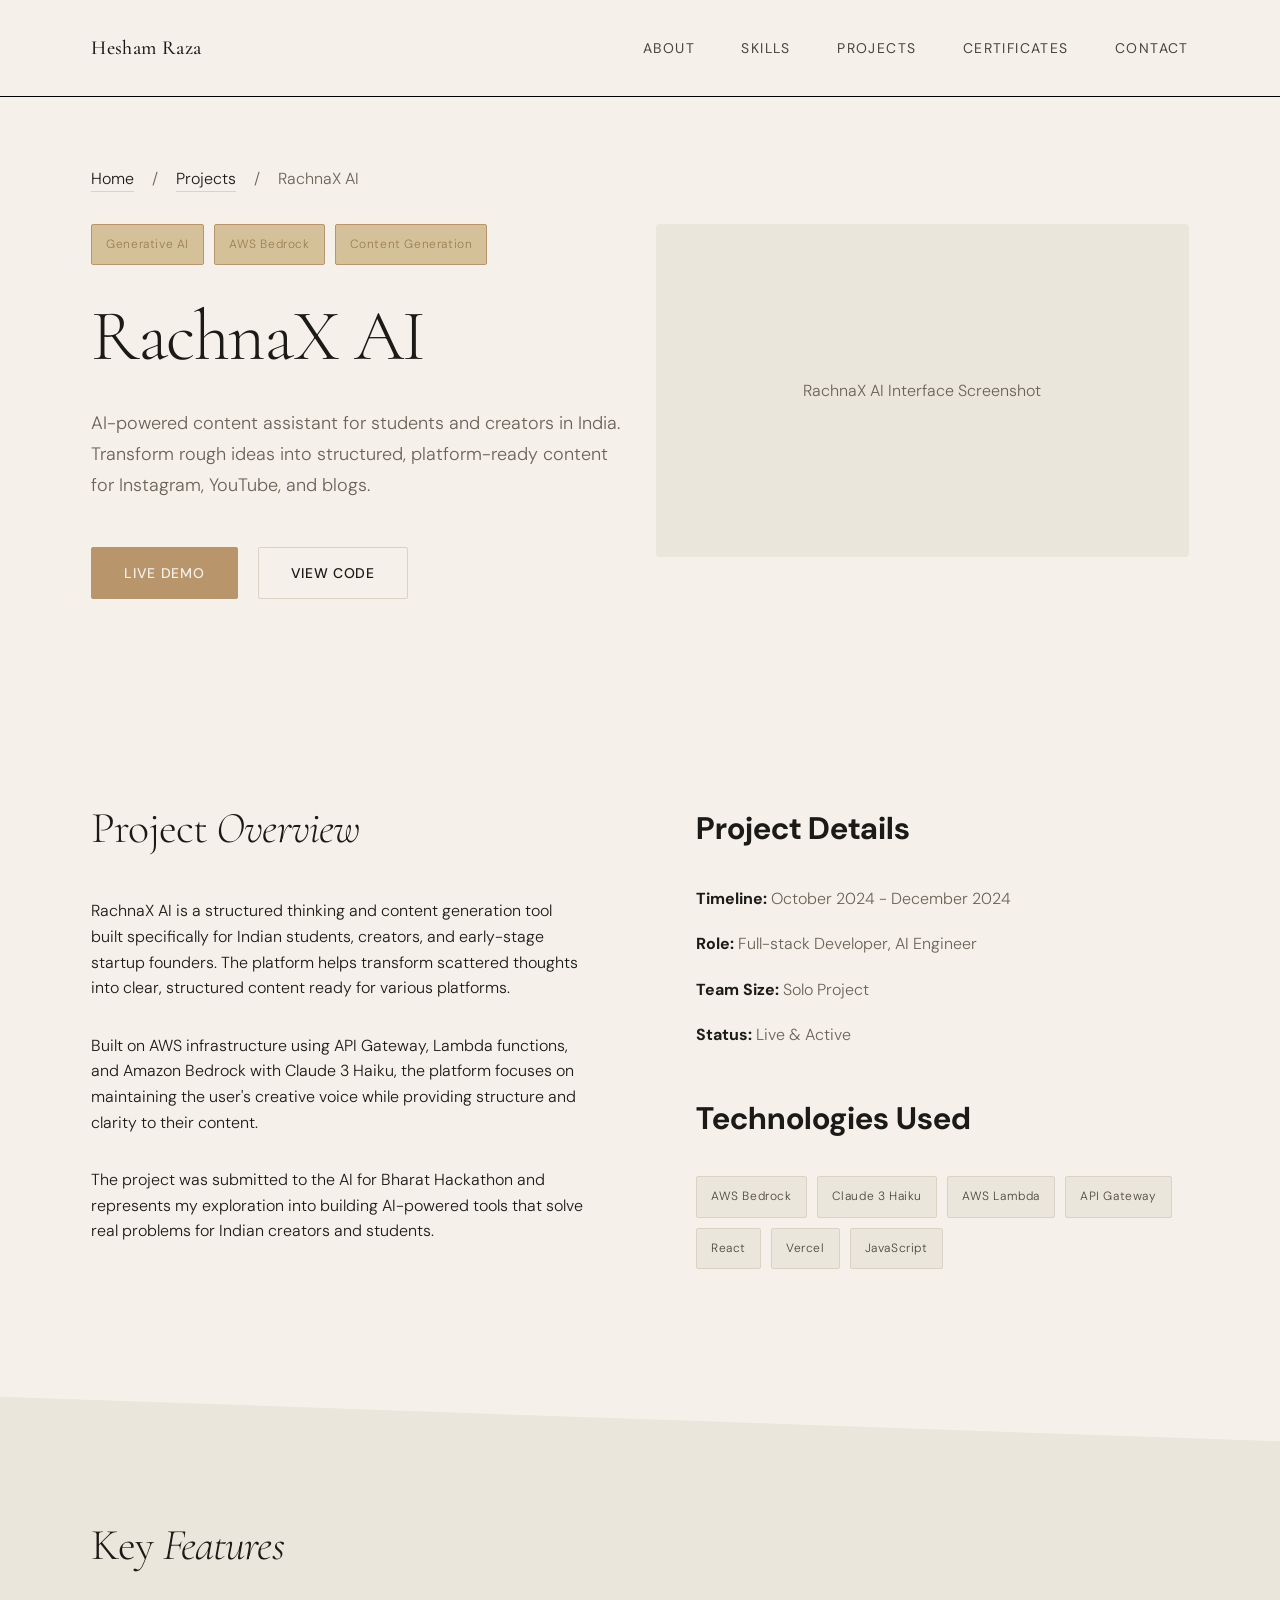
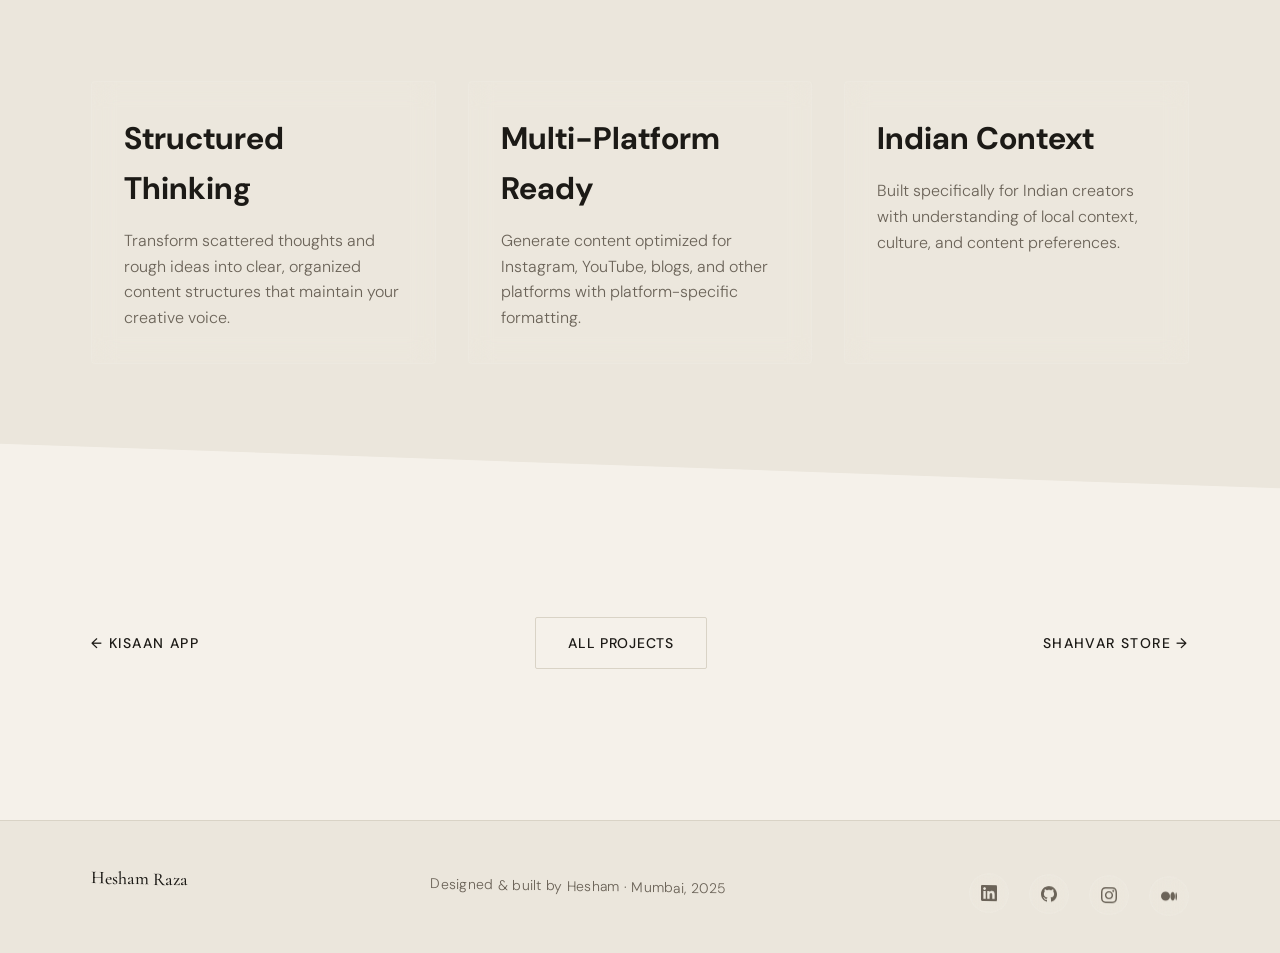
<file: pages/project-rachnax.html>
<!DOCTYPE html>
<html lang="en">
<head>
  <meta charset="UTF-8">
  <meta name="viewport" content="width=device-width, initial-scale=1.0">
  <title>RachnaX AI — Hesham Raza</title>
  <meta name="description" content="AI-powered content assistant for students and creators in India. Transform rough ideas into structured, platform-ready content.">
  
  <!-- Fonts -->
  <link rel="preconnect" href="https://fonts.googleapis.com">
  <link rel="preconnect" href="https://fonts.gstatic.com" crossorigin>
  <link href="https://fonts.googleapis.com/css2?family=Cormorant+Garamond:ital,wght@0,300;0,400;0,500;0,600;1,300;1,400&family=DM+Sans:opsz,wght@9..40,300;9..40,400;9..40,500&family=Syne:wght@400;500;700;800&display=swap" rel="stylesheet">
  
  <!-- Styles -->
  <link rel="stylesheet" href="../css/reset.css">
  <link rel="stylesheet" href="../css/variables.css">
  <link rel="stylesheet" href="../css/components.css">
  <link rel="stylesheet" href="../css/layout.css">
</head>
<body>
  <!-- Navigation -->
  <nav class="nav">
    <div class="container nav__container">
      <a href="../" class="nav__logo">Hesham Raza</a>
      <ul class="nav__menu">
        <li><a href="../#about" class="nav__link">About</a></li>
        <li><a href="../#skills" class="nav__link">Skills</a></li>
        <li><a href="../projects.html" class="nav__link">Projects</a></li>
        <li><a href="../certificates.html" class="nav__link">Certificates</a></li>
        <li><a href="../#contact" class="nav__link">Contact</a></li>
      </ul>
      <button class="nav__toggle">
        <span></span>
        <span></span>
        <span></span>
      </button>
    </div>
  </nav>

  <!-- Project Header -->
  <header class="section" style="padding-top: calc(var(--section-padding) + 4rem);">
    <div class="container">
      <nav class="breadcrumb fade-up" style="margin-bottom: var(--space-lg);">
        <a href="../" class="link">Home</a>
        <span style="margin: 0 var(--space-sm); color: var(--text-muted);">/</span>
        <a href="../projects.html" class="link">Projects</a>
        <span style="margin: 0 var(--space-sm); color: var(--text-muted);">/</span>
        <span style="color: var(--text-muted);">RachnaX AI</span>
      </nav>
      
      <div class="grid grid--2" style="align-items: start;">
        <div>
          <div class="tags fade-up" style="margin-bottom: var(--space-lg);">
            <span class="tag tag--accent">Generative AI</span>
            <span class="tag tag--accent">AWS Bedrock</span>
            <span class="tag tag--accent">Content Generation</span>
          </div>
          <h1 class="heading-display heading-xl fade-up" style="margin-bottom: var(--space-lg);">
            RachnaX AI
          </h1>
          <p class="text-lg text-muted fade-up fade-up--delay-1" style="margin-bottom: var(--space-xl);">
            AI-powered content assistant for students and creators in India. Transform rough ideas into structured, platform-ready content for Instagram, YouTube, and blogs.
          </p>
          <div class="fade-up fade-up--delay-2" style="display: flex; gap: var(--space-md); flex-wrap: wrap;">
            <a href="https://rachnax.vercel.app" target="_blank" class="btn btn--primary">Live Demo</a>
            <a href="https://github.com/ansariheshamraza/rachnax" target="_blank" class="btn btn--outline">View Code</a>
          </div>
        </div>
        <div class="fade-up fade-up--delay-1">
          <div style="aspect-ratio: 16/10; background: var(--bg-secondary); border-radius: var(--radius-md); display: flex; align-items: center; justify-content: center; color: var(--text-muted);">
            RachnaX AI Interface Screenshot
          </div>
        </div>
      </div>
    </div>
  </header>
  <!-- Project Details -->
  <section class="section">
    <div class="container">
      <div class="grid grid--2" style="gap: var(--space-3xl);">
        <div>
          <h2 class="heading-display heading-md fade-up" style="margin-bottom: var(--space-xl);">
            Project <span class="text-italic">Overview</span>
          </h2>
          <div class="fade-up fade-up--delay-1">
            <p style="margin-bottom: var(--space-lg);">
              RachnaX AI is a structured thinking and content generation tool built specifically for Indian students, creators, and early-stage startup founders. The platform helps transform scattered thoughts into clear, structured content ready for various platforms.
            </p>
            <p style="margin-bottom: var(--space-lg);">
              Built on AWS infrastructure using API Gateway, Lambda functions, and Amazon Bedrock with Claude 3 Haiku, the platform focuses on maintaining the user's creative voice while providing structure and clarity to their content.
            </p>
            <p>
              The project was submitted to the AI for Bharat Hackathon and represents my exploration into building AI-powered tools that solve real problems for Indian creators and students.
            </p>
          </div>
        </div>
        <div>
          <h3 class="heading-sm fade-up" style="margin-bottom: var(--space-lg);">Project Details</h3>
          <div class="fade-up fade-up--delay-1">
            <div style="display: flex; flex-direction: column; gap: var(--space-md);">
              <div>
                <strong style="color: var(--text-primary);">Timeline:</strong>
                <span style="color: var(--text-muted);">October 2024 - December 2024</span>
              </div>
              <div>
                <strong style="color: var(--text-primary);">Role:</strong>
                <span style="color: var(--text-muted);">Full-stack Developer, AI Engineer</span>
              </div>
              <div>
                <strong style="color: var(--text-primary);">Team Size:</strong>
                <span style="color: var(--text-muted);">Solo Project</span>
              </div>
              <div>
                <strong style="color: var(--text-primary);">Status:</strong>
                <span style="color: var(--text-muted);">Live & Active</span>
              </div>
            </div>
          </div>
          
          <h3 class="heading-sm fade-up" style="margin: var(--space-xl) 0 var(--space-lg);">Technologies Used</h3>
          <div class="tags fade-up fade-up--delay-1">
            <span class="tag">AWS Bedrock</span>
            <span class="tag">Claude 3 Haiku</span>
            <span class="tag">AWS Lambda</span>
            <span class="tag">API Gateway</span>
            <span class="tag">React</span>
            <span class="tag">Vercel</span>
            <span class="tag">JavaScript</span>
          </div>
        </div>
      </div>
    </div>
  </section>

  <!-- Key Features -->
  <section class="section section--accent">
    <div class="container">
      <h2 class="heading-display heading-md text-center fade-up" style="margin-bottom: var(--space-3xl);">
        Key <span class="text-italic">Features</span>
      </h2>
      <div class="grid grid--auto">
        <div class="card fade-up">
          <div class="card__body">
            <h3 class="heading-sm" style="margin-bottom: var(--space-sm);">Structured Thinking</h3>
            <p class="text-muted">Transform scattered thoughts and rough ideas into clear, organized content structures that maintain your creative voice.</p>
          </div>
        </div>
        <div class="card fade-up fade-up--delay-1">
          <div class="card__body">
            <h3 class="heading-sm" style="margin-bottom: var(--space-sm);">Multi-Platform Ready</h3>
            <p class="text-muted">Generate content optimized for Instagram, YouTube, blogs, and other platforms with platform-specific formatting.</p>
          </div>
        </div>
        <div class="card fade-up fade-up--delay-2">
          <div class="card__body">
            <h3 class="heading-sm" style="margin-bottom: var(--space-sm);">Indian Context</h3>
            <p class="text-muted">Built specifically for Indian creators with understanding of local context, culture, and content preferences.</p>
          </div>
        </div>
      </div>
    </div>
  </section>

  <!-- Navigation to Other Projects -->
  <section class="section">
    <div class="container">
      <div style="display: flex; justify-content: space-between; align-items: center; flex-wrap: wrap; gap: var(--space-lg);">
        <a href="project-kisaan.html" class="link--arrow">
          ← Kisaan App
        </a>
        <a href="../projects.html" class="btn btn--outline">
          All Projects
        </a>
        <a href="project-shahvar.html" class="link--arrow">
          SHAHVAR Store →
        </a>
      </div>
    </div>
  </section>

  <!-- Footer -->
  <footer class="footer">
    <div class="container footer__container">
      <span class="footer__logo">Hesham Raza</span>
      <span class="footer__text">Designed & built by Hesham · Mumbai, 2025</span>
      <div class="footer__socials">
        <a href="https://linkedin.com/in/ansariheshamraza" target="_blank" class="footer__social-link" title="LinkedIn">
          <svg width="16" height="16" viewBox="0 0 24 24" fill="currentColor">
            <path d="M20.447 20.452h-3.554v-5.569c0-1.328-.027-3.037-1.852-3.037-1.853 0-2.136 1.445-2.136 2.939v5.667H9.351V9h3.414v1.561h.046c.477-.9 1.637-1.85 3.37-1.85 3.601 0 4.267 2.37 4.267 5.455v6.286zM5.337 7.433c-1.144 0-2.063-.926-2.063-2.065 0-1.138.92-2.063 2.063-2.063 1.14 0 2.064.925 2.064 2.063 0 1.139-.925 2.065-2.064 2.065zm1.782 13.019H3.555V9h3.564v11.452zM22.225 0H1.771C.792 0 0 .774 0 1.729v20.542C0 23.227.792 24 1.771 24h20.451C23.2 24 24 23.227 24 22.271V1.729C24 .774 23.2 0 22.222 0h.003z"/>
          </svg>
        </a>
        <a href="https://github.com/ansariheshamraza" target="_blank" class="footer__social-link" title="GitHub">
          <svg width="16" height="16" viewBox="0 0 24 24" fill="currentColor">
            <path d="M12 0c-6.626 0-12 5.373-12 12 0 5.302 3.438 9.8 8.207 11.387.599.111.793-.261.793-.577v-2.234c-3.338.726-4.033-1.416-4.033-1.416-.546-1.387-1.333-1.756-1.333-1.756-1.089-.745.083-.729.083-.729 1.205.084 1.839 1.237 1.839 1.237 1.07 1.834 2.807 1.304 3.492.997.107-.775.418-1.305.762-1.604-2.665-.305-5.467-1.334-5.467-5.931 0-1.311.469-2.381 1.236-3.221-.124-.303-.535-1.524.117-3.176 0 0 1.008-.322 3.301 1.23.957-.266 1.983-.399 3.003-.404 1.02.005 2.047.138 3.006.404 2.291-1.552 3.297-1.23 3.297-1.23.653 1.653.242 2.874.118 3.176.77.84 1.235 1.911 1.235 3.221 0 4.609-2.807 5.624-5.479 5.921.43.372.823 1.102.823 2.222v3.293c0 .319.192.694.801.576 4.765-1.589 8.199-6.086 8.199-11.386 0-6.627-5.373-12-12-12z"/>
          </svg>
        </a>
        <a href="https://instagram.com/ansariheshamraza" target="_blank" class="footer__social-link" title="Instagram">
          <svg width="16" height="16" viewBox="0 0 24 24" fill="currentColor">
            <path d="M12 2.163c3.204 0 3.584.012 4.85.07 3.252.148 4.771 1.691 4.919 4.919.058 1.265.069 1.645.069 4.849 0 3.205-.012 3.584-.069 4.849-.149 3.225-1.664 4.771-4.919 4.919-1.266.058-1.644.07-4.85.07-3.204 0-3.584-.012-4.849-.07-3.26-.149-4.771-1.699-4.919-4.92-.058-1.265-.07-1.644-.07-4.849 0-3.204.013-3.583.07-4.849.149-3.227 1.664-4.771 4.919-4.919 1.266-.057 1.645-.069 4.849-.069zm0-2.163c-3.259 0-3.667.014-4.947.072-4.358.2-6.78 2.618-6.98 6.98-.059 1.281-.073 1.689-.073 4.948 0 3.259.014 3.668.072 4.948.2 4.358 2.618 6.78 6.98 6.98 1.281.058 1.689.072 4.948.072 3.259 0 3.668-.014 4.948-.072 4.354-.2 6.782-2.618 6.979-6.98.059-1.28.073-1.689.073-4.948 0-3.259-.014-3.667-.072-4.947-.196-4.354-2.617-6.78-6.979-6.98-1.281-.059-1.69-.073-4.949-.073zm0 5.838c-3.403 0-6.162 2.759-6.162 6.162s2.759 6.163 6.162 6.163 6.162-2.759 6.162-6.163c0-3.403-2.759-6.162-6.162-6.162zm0 10.162c-2.209 0-4-1.79-4-4 0-2.209 1.791-4 4-4s4 1.791 4 4c0 2.21-1.791 4-4 4zm6.406-11.845c-.796 0-1.441.645-1.441 1.44s.645 1.44 1.441 1.44c.795 0 1.439-.645 1.439-1.44s-.644-1.44-1.439-1.44z"/>
          </svg>
        </a>
        <a href="https://medium.com/@ansariheshamraza" target="_blank" class="footer__social-link" title="Medium">
          <svg width="16" height="16" viewBox="0 0 24 24" fill="currentColor">
            <path d="M13.54 12a6.8 6.8 0 01-6.77 6.82A6.8 6.8 0 010 12a6.8 6.8 0 016.77-6.82A6.8 6.8 0 0113.54 12zM20.96 12c0 3.54-1.51 6.42-3.38 6.42-1.87 0-3.39-2.88-3.39-6.42s1.52-6.42 3.39-6.42 3.38 2.88 3.38 6.42M24 12c0 3.17-.53 5.75-1.19 5.75-.66 0-1.19-2.58-1.19-5.75s.53-5.75 1.19-5.75C23.47 6.25 24 8.83 24 12z"/>
          </svg>
        </a>
      </div>
    </div>
  </footer>

  <!-- Scripts -->
  <script src="../js/main.js"></script>
  <script src="../js/components.js"></script>
</body>
</html>
</file>
<file: css/variables.css>
/* Design System Variables */
:root {
  /* Colors - Darker premium tones */
  --bg-primary: #f5f1ea;
  --bg-secondary: #ebe6dc;
  --bg-accent: #e8e2d5;
  --bg-dark: #1c1a16;
  --bg-dark-secondary: #2a2620;
  
  --text-primary: #1c1a16;
  --text-secondary: #4a453e;
  --text-muted: #6b6358;
  --text-light: rgba(28, 26, 22, 0.6);
  --text-on-dark: #f5f1ea;
  --text-on-dark-muted: rgba(245, 241, 234, 0.7);
  
  --accent: #b8956a;
  --accent-light: #d4c19a;
  --accent-dark: #9a7d52;
  
  --border: #d9d3c6;
  --border-light: rgba(217, 211, 198, 0.5);
  --border-dark: rgba(28, 26, 22, 0.1);
  --border-glass: rgba(245, 241, 234, 0.2);
  
  /* Glass effects */
  --glass-bg: rgba(245, 241, 234, 0.1);
  --glass-border: rgba(245, 241, 234, 0.2);
  --glass-blur: blur(12px);
  
  /* Typography */
  --font-primary: 'DM Sans', -apple-system, BlinkMacSystemFont, 'Segoe UI', sans-serif;
  --font-display: 'Cormorant Garamond', Georgia, serif;
  --font-accent: 'Syne', sans-serif;
  
  /* Fluid Typography */
  --text-xs: clamp(0.7rem, 0.65rem + 0.25vw, 0.75rem);
  --text-sm: clamp(0.8rem, 0.75rem + 0.25vw, 0.875rem);
  --text-base: clamp(0.9rem, 0.85rem + 0.25vw, 1rem);
  --text-lg: clamp(1rem, 0.95rem + 0.25vw, 1.125rem);
  --text-xl: clamp(1.125rem, 1.05rem + 0.375vw, 1.25rem);
  --text-2xl: clamp(1.25rem, 1.15rem + 0.5vw, 1.5rem);
  --text-3xl: clamp(1.5rem, 1.35rem + 0.75vw, 2rem);
  --text-4xl: clamp(2rem, 1.75rem + 1.25vw, 2.75rem);
  --text-5xl: clamp(2.5rem, 2rem + 2.5vw, 4rem);
  --text-6xl: clamp(3rem, 2.5rem + 2.5vw, 5rem);
  
  /* Spacing */
  --space-xs: clamp(0.5rem, 0.45rem + 0.25vw, 0.625rem);
  --space-sm: clamp(0.75rem, 0.7rem + 0.25vw, 0.875rem);
  --space-md: clamp(1rem, 0.9rem + 0.5vw, 1.25rem);
  --space-lg: clamp(1.5rem, 1.3rem + 1vw, 2rem);
  --space-xl: clamp(2rem, 1.7rem + 1.5vw, 3rem);
  --space-2xl: clamp(3rem, 2.5rem + 2.5vw, 4.5rem);
  --space-3xl: clamp(4rem, 3rem + 5vw, 7rem);
  
  /* Layout */
  --container-max: 1200px;
  --container-padding: clamp(1rem, 4vw, 3.75rem);
  --section-padding: clamp(3rem, 8vw, 7.5rem);
  
  /* Transitions */
  --transition-fast: 0.15s ease;
  --transition-base: 0.25s ease;
  --transition-slow: 0.4s ease;
  --transition-bounce: 0.4s cubic-bezier(0.68, -0.55, 0.265, 1.55);
  
  /* Shadows */
  --shadow-sm: 0 1px 2px rgba(28, 26, 22, 0.05);
  --shadow-md: 0 4px 6px rgba(28, 26, 22, 0.07);
  --shadow-lg: 0 10px 15px rgba(28, 26, 22, 0.1);
  
  /* Border radius */
  --radius-sm: 0.125rem;
  --radius-md: 0.25rem;
  --radius-lg: 0.5rem;
}
</file>
<file: css/components.css>
/* Reusable Components */

/* Container */
.container {
  max-width: var(--container-max);
  margin: 0 auto;
  padding: 0 var(--container-padding);
}

/* Section */
.section {
  padding: var(--section-padding) 0;
  position: relative;
}

.section--dark {
  background: var(--bg-dark);
  color: var(--text-on-dark);
  transform: skewY(-2deg);
  margin: 4rem 0;
}

.section--dark .container {
  transform: skewY(2deg);
}

.section--accent {
  background: var(--bg-secondary);
  transform: skewY(2deg);
  margin: 3rem 0;
}

.section--accent .container {
  transform: skewY(-2deg);
}

/* Skills section specific skew */
#skills {
  transform: skewY(-1.5deg);
  margin: 3rem 0;
}

#skills .container {
  transform: skewY(1.5deg);
}

/* Contact section */
#contact {
  transform: skewY(1.5deg);
  margin: 3rem 0 0 0;
}

#contact .container {
  transform: skewY(-1.5deg);
}

/* Hero section - no skew */
.hero {
  transform: none;
  margin: 0;
}

/* Section Label */
.section-label {
  font-size: var(--text-xs);
  letter-spacing: 0.2em;
  text-transform: uppercase;
  color: var(--text-muted);
  margin-bottom: var(--space-xl);
  display: flex;
  align-items: center;
  gap: var(--space-md);
}


.section--dark .section-label {
  color: var(--text-on-dark-muted);
}

/* Headings */
.heading-display {
  font-family: var(--font-display);
  font-weight: 300;
  line-height: 1.1;
  letter-spacing: -0.02em;
}

.heading-xl {
  font-size: var(--text-6xl);
}

.heading-lg {
  font-size: var(--text-5xl);
}

.heading-md {
  font-size: var(--text-4xl);
}

.heading-sm {
  font-size: var(--text-3xl);
}

.heading-accent {
  font-family: var(--font-accent);
  font-weight: 700;
  letter-spacing: 0.02em;
  text-transform: uppercase;
}

/* Text */
.text-lg {
  font-size: var(--text-lg);
  line-height: 1.7;
}

.text-muted {
  color: var(--text-muted);
}

.text-secondary {
  color: var(--text-secondary);
}

.text-italic {
  font-style: italic;
}

/* Buttons & Links */
.btn {
  display: inline-flex;
  align-items: center;
  gap: var(--space-sm);
  padding: var(--space-sm) var(--space-lg);
  font-size: var(--text-sm);
  font-weight: 500;
  letter-spacing: 0.05em;
  text-transform: uppercase;
  border: 1px solid var(--border);
  border-radius: var(--radius-sm);
  transition: all var(--transition-base);
  cursor: pointer;
}

.btn:hover {
  transform: translateY(-1px);
  box-shadow: var(--shadow-md);
}

.btn--primary {
  background: var(--accent);
  color: var(--text-on-dark);
  border-color: var(--accent);
}

.btn--outline {
  background: transparent;
  color: var(--text-primary);
}

.btn--outline:hover {
  background: var(--accent);
  color: var(--text-on-dark);
  border-color: var(--accent);
}

.link {
  color: var(--text-primary);
  border-bottom: 1px solid var(--border);
  padding-bottom: 2px;
  transition: all var(--transition-base);
}

.link:hover {
  color: var(--accent);
  border-color: var(--accent);
}

.link--arrow {
  display: inline-flex;
  align-items: center;
  gap: var(--space-sm);
  font-size: var(--text-sm);
  letter-spacing: 0.1em;
  text-transform: uppercase;
  font-weight: 500;
  transition: gap var(--transition-base);
}

.link--arrow:hover {
  gap: var(--space-md);
}

/* Cards */
.card {
  background: var(--glass-bg);
  backdrop-filter: var(--glass-blur);
  border: 1px solid var(--glass-border);
  border-radius: var(--radius-md);
  overflow: hidden;
  transition: all var(--transition-base);
}

.card:hover {
  transform: translateY(-4px);
  background: rgba(245, 241, 234, 0.15);
  border-color: rgba(184, 149, 106, 0.3);
  box-shadow: 0 20px 40px rgba(28, 26, 22, 0.1);
}

.card__header {
  padding: var(--space-lg);
  border-bottom: 1px solid var(--glass-border);
  background: rgba(245, 241, 234, 0.05);
}

.card__body {
  padding: var(--space-lg);
}

.card__footer {
  padding: var(--space-lg);
  border-top: 1px solid var(--glass-border);
  background: rgba(245, 241, 234, 0.05);
}

/* Grid */
.grid {
  display: grid;
  gap: var(--space-lg);
}

.grid--2 {
  grid-template-columns: repeat(2, 1fr);
}

.grid--3 {
  grid-template-columns: repeat(3, 1fr);
}

.grid--auto {
  grid-template-columns: repeat(auto-fit, minmax(280px, 1fr));
}

/* Tags */
.tag {
  display: inline-block;
  padding: var(--space-xs) var(--space-sm);
  font-size: var(--text-xs);
  letter-spacing: 0.05em;
  background: var(--bg-secondary);
  color: var(--text-secondary);
  border: 1px solid var(--border);
  border-radius: var(--radius-sm);
}

.tag--accent {
  background: var(--accent-light);
  color: var(--accent-dark);
  border-color: var(--accent);
}

.tags {
  display: flex;
  flex-wrap: wrap;
  gap: var(--space-xs);
}

/* Hero Tag */
.hero__tag {
  font-size: var(--text-xs);
  letter-spacing: 0.15em;
  text-transform: uppercase;
  color: var(--text-muted);
  display: flex;
  align-items: center;
  gap: var(--space-md);
}

.hero__tag::before {
  content: '';
  width: 2rem;
  height: 1px;
  background: currentColor;
}

/* Stats */
.stat {
  text-align: center;
}

.stat__number {
  font-family: var(--font-display);
  font-size: var(--text-4xl);
  font-weight: 300;
  color: var(--text-primary);
  display: block;
  line-height: 1;
}

.stat__label {
  font-size: var(--text-xs);
  letter-spacing: 0.1em;
  text-transform: uppercase;
  color: var(--text-muted);
  margin-top: var(--space-xs);
}

/* Animations */
.fade-up {
  opacity: 0;
  transform: translateY(2rem);
  transition: opacity 0.6s ease, transform 0.6s ease;
}

.fade-up.visible {
  opacity: 1;
  transform: translateY(0);
}

.fade-up--delay-1 { transition-delay: 0.1s; }
.fade-up--delay-2 { transition-delay: 0.2s; }
.fade-up--delay-3 { transition-delay: 0.3s; }

/* Responsive */
@media (max-width: 768px) {
  .grid--2,
  .grid--3 {
    grid-template-columns: 1fr;
  }
  
  .grid--auto {
    grid-template-columns: 1fr;
  }
}
</file>
<file: css/layout.css>
/* Layout Styles */

body {
  background: var(--bg-primary);
  color: var(--text-primary);
}

/* Navigation */
.nav {
  position: fixed;
  top: 0;
  left: 0;
  right: 0;
  z-index: 100;
  padding: var(--space-lg) 0;
  transition: all var(--transition-base);
  border-bottom: 1px solid #000000;
}

.nav.scrolled {
  background: var(--glass-bg);
  backdrop-filter: var(--glass-blur);
  border-bottom: 1px solid var(--glass-border);
  padding: var(--space-md) 0;
}

.nav__container {
  display: flex;
  justify-content: space-between;
  align-items: center;
}

.nav__logo {
  font-family: var(--font-display);
  font-size: var(--text-xl);
  font-weight: 500;
  letter-spacing: 0.02em;
}

.nav__menu {
  display: flex;
  gap: var(--space-xl);
}

.nav__link {
  font-size: var(--text-sm);
  font-weight: 400;
  letter-spacing: 0.1em;
  text-transform: uppercase;
  color: var(--text-secondary);
  transition: color var(--transition-base);
}

.nav__link:hover {
  color: var(--text-primary);
}

.nav__toggle {
  display: none;
  flex-direction: column;
  gap: 6px;
  padding: var(--space-xs);
}

.nav__toggle span {
  width: 20px;
  height: 2px;
  background: var(--text-primary);
  transition: all var(--transition-base);
}

/* Hero */
.hero {
  min-height: 100vh;
  display: flex;
  align-items: center;
  position: relative;
  overflow: hidden;
}

/* Hero Background Text */
.hero__bg-text {
  position: absolute;
  top: 50%;
  left: 50%;
  transform: translate(-50%, -50%);
  font-family: var(--font-display);
  font-size: clamp(8rem, 20vw, 18rem);
  font-weight: 300;
  color: transparent;
  -webkit-text-stroke: 1px rgb(0 0 0 / 15%);
  white-space: nowrap;
  user-select: none;
  animation: bgTextFloat 20s ease-in-out infinite alternate;
  letter-spacing: -0.02em;
  z-index: 0;
}

/* Hero Marquee */
.hero__marquee-wrap {
  position: absolute;
  top: 45%;
  left: 0;
  right: 0;
  overflow: hidden;
  transform: rotate(-1.2deg);
  pointer-events: none;
  z-index: 1;
}

.hero__marquee {
  display: flex;
  white-space: nowrap;
  animation: marqueeScroll 25s linear infinite;
}

.hero__marquee span {
  font-family: var(--font-accent);
  font-size: clamp(2.5rem, 8vw, 6rem);
  font-weight: 800;
  color: #000000;
  padding-right: 4rem;
  letter-spacing: -0.02em;
  text-transform: uppercase;
}

.hero__content {
  display: flex;
  justify-content: center;
  align-items: center;
  width: 100%;
  position: relative;
  z-index: 2;
}

.hero__visual {
  display: flex;
  justify-content: center;
  align-items: center;
  width: 100%;
  max-width: 600px;
  margin: 0 auto;
}

.hero__visual-grid {
  display: grid;
  grid-template-columns: repeat(2, 1fr);
  gap: var(--space-lg);
  width: 100%;
  animation: fadeUp 1s ease 0.8s both;
}

.visual-card {
  background: var(--glass-bg);
  backdrop-filter: var(--glass-blur);
  border: 1px solid var(--glass-border);
  border-radius: var(--radius-lg);
  padding: var(--space-xl);
  display: flex;
  flex-direction: column;
  align-items: center;
  gap: var(--space-md);
  transition: all var(--transition-base);
  animation: float 6s ease-in-out infinite;
}

.visual-card:hover {
  transform: translateY(-8px);
  background: rgba(245, 241, 234, 0.15);
  border-color: rgba(184, 149, 106, 0.4);
  box-shadow: 0 20px 40px rgba(28, 26, 22, 0.15);
}

.visual-card--1 { animation-delay: 0s; }
.visual-card--2 { animation-delay: 1.5s; }
.visual-card--3 { animation-delay: 3s; }
.visual-card--4 { animation-delay: 4.5s; }

.visual-card__icon {
  font-size: var(--text-4xl);
  line-height: 1;
  filter: grayscale(0.2);
}

.visual-card span {
  font-size: var(--text-sm);
  font-weight: 500;
  letter-spacing: 0.05em;
  text-transform: uppercase;
  color: var(--text-on-dark-muted);
  text-align: center;
}

.hero__text {
  max-width: 600px;
}

.hero__tag {
  font-size: var(--text-xs);
  letter-spacing: 0.15em;
  text-transform: uppercase;
  color: var(--text-muted);
  margin-bottom: var(--space-lg);
  display: flex;
  align-items: center;
  gap: var(--space-md);
}

.hero__title {
  margin-bottom: var(--space-lg);
  animation: fadeUp 0.8s ease 0.2s both;
}

.hero__description {
  margin-bottom: var(--space-xl);
  animation: fadeUp 0.8s ease 0.4s both;
}

.hero__cta {
  animation: fadeUp 0.8s ease 0.6s both;
}

.hero__visual {
  display: flex;
  justify-content: center;
  align-items: center;
  position: relative;
}

.hero__scroll {
  position: absolute;
  bottom: var(--space-xl);
  left: 50%;
  transform: translateX(-50%);
  display: flex;
  flex-direction: column;
  align-items: center;
  gap: var(--space-sm);
  animation: fadeIn 0.6s ease 1s both;
}

.hero__scroll-line {
  width: 1px;
  height: 3rem;
  background: linear-gradient(to bottom, transparent, var(--text-muted));
  animation: scrollPulse 2s ease-in-out infinite;
}

.hero__scroll-text {
  font-size: var(--text-xs);
  letter-spacing: 0.1em;
  text-transform: uppercase;
  color: var(--text-muted);
  writing-mode: vertical-rl;
}

/* Footer */
.footer {
  background: var(--bg-secondary);
  border-top: 1px solid var(--border);
  padding: var(--space-xl) 0;
  margin-top: 3rem;
}

.footer .container {
  transform: skewY(1deg);
}

.footer__container {
  display: flex;
  justify-content: space-between;
  align-items: center;
  flex-wrap: wrap;
  gap: var(--space-md);
}

.footer__logo {
  font-family: var(--font-display);
  font-size: var(--text-lg);
  font-weight: 500;
}

.footer__text {
  font-size: var(--text-sm);
  color: var(--text-muted);
  letter-spacing: 0.02em;
}

.footer__socials {
  display: flex;
  gap: var(--space-md);
}

.footer__social-link {
  display: flex;
  align-items: center;
  justify-content: center;
  width: 2.5rem;
  height: 2.5rem;
  background: var(--glass-bg);
  backdrop-filter: var(--glass-blur);
  border: 1px solid var(--glass-border);
  border-radius: 50%;
  color: var(--text-muted);
  transition: all var(--transition-base);
}

.footer__social-link:hover {
  background: var(--accent);
  border-color: var(--accent);
  color: var(--text-on-dark);
  transform: translateY(-2px);
  box-shadow: 0 8px 20px rgba(184, 149, 106, 0.3);
}

/* Social Links */
.social-link {
  display: flex;
  justify-content: space-between;
  align-items: center;
  padding: var(--space-lg) 0;
  border-bottom: 1px solid var(--border);
  transition: all var(--transition-base);
}

.social-link:first-child {
  border-top: 1px solid var(--border);
}

.social-link:hover {
  padding-left: var(--space-sm);
}

.social-link__platform {
  font-size: var(--text-xs);
  letter-spacing: 0.15em;
  text-transform: uppercase;
  color: var(--text-muted);
  min-width: 5rem;
}

.social-link__handle {
  font-size: var(--text-base);
  color: var(--text-secondary);
  flex: 1;
  text-align: center;
}

.social-link__arrow {
  font-size: var(--text-lg);
  color: var(--text-primary);
  transition: transform var(--transition-base);
}

.social-link:hover .social-link__arrow {
  transform: translateX(0.25rem);
}

/* Animations */
@keyframes fadeUp {
  from {
    opacity: 0;
    transform: translateY(2rem);
  }
  to {
    opacity: 1;
    transform: translateY(0);
  }
}

@keyframes fadeIn {
  from { opacity: 0; }
  to { opacity: 1; }
}

@keyframes scrollPulse {
  0%, 100% {
    opacity: 0.3;
    transform: scaleY(1);
  }
  50% {
    opacity: 0.8;
    transform: scaleY(1.2);
  }
}

@keyframes bgTextFloat {
  0% {
    transform: translate(-50%, -50%) translateX(-1rem);
  }
  100% {
    transform: translate(-50%, -50%) translateX(1rem);
  }
}

@keyframes marqueeScroll {
  0% {
    transform: translateX(0);
  }
  100% {
    transform: translateX(-50%);
  }
}

@keyframes float {
  0%, 100% {
    transform: translateY(0px);
  }
  50% {
    transform: translateY(-10px);
  }
}

/* Mobile Menu Styles */
.nav__menu {
  transition: all var(--transition-base);
}

.nav__menu.active {
  display: flex !important;
  position: fixed;
  top: 0;
  left: 0;
  right: 0;
  bottom: 0;
  background: var(--glass-bg);
  backdrop-filter: var(--glass-blur);
  flex-direction: column;
  justify-content: center;
  align-items: center;
  gap: var(--space-xl);
  z-index: 1000;
  animation: fadeIn 0.3s ease;
}

.nav__toggle.active span:nth-child(1) {
  transform: rotate(45deg) translate(5px, 5px);
}

.nav__toggle.active span:nth-child(2) {
  opacity: 0;
}

.nav__toggle.active span:nth-child(3) {
  transform: rotate(-45deg) translate(7px, -6px);
}

/* Tablet and Mobile */
@media (max-width: 768px) {
  .nav__menu {
    display: none;
  }
  
  .nav__toggle {
    display: flex;
    z-index: 1001;
    position: relative;
  }
  
  .nav__menu.active .nav__link {
    font-size: var(--text-xl);
    color: var(--text-primary);
    font-weight: 500;
    padding: var(--space-md) 0;
    border-bottom: 1px solid transparent;
    transition: all var(--transition-base);
  }
  
  .nav__menu.active .nav__link:hover {
    color: var(--accent);
    border-bottom-color: var(--accent);
  }
  
  .hero__content {
    justify-content: center;
  }
  
  .hero__visual-grid {
    grid-template-columns: 1fr;
    gap: var(--space-md);
    max-width: 300px;
  }
  
  .visual-card {
    padding: var(--space-lg);
  }
  
  .visual-card__icon {
    font-size: var(--text-3xl);
  }
  
  .hero__tag {
    justify-content: center;
  }
  
  .footer__container {
    flex-direction: column;
    text-align: center;
    gap: var(--space-lg);
  }
  
  .footer__socials {
    order: -1;
  }
  
  /* Reduce skew angles on mobile for better appearance */
  .section--dark {
    transform: skewY(-1deg);
  }
  
  .section--accent {
    transform: skewY(1deg);
  }
  
  #skills {
    transform: skewY(-0.8deg);
  }
  
  #contact {
    transform: skewY(0.8deg);
  }
  
  .footer {
    transform: skewY(-0.5deg);
  }
}

@media (max-width: 350px) {
  :root {
    --container-padding: 1rem;
    --section-padding: 2rem;
  }
  
  .nav__menu.active {
    padding: var(--space-lg);
  }
  
  .nav__menu.active .nav__link {
    font-size: var(--text-base);
    padding: var(--space-sm) 0;
  }
}
</file>
